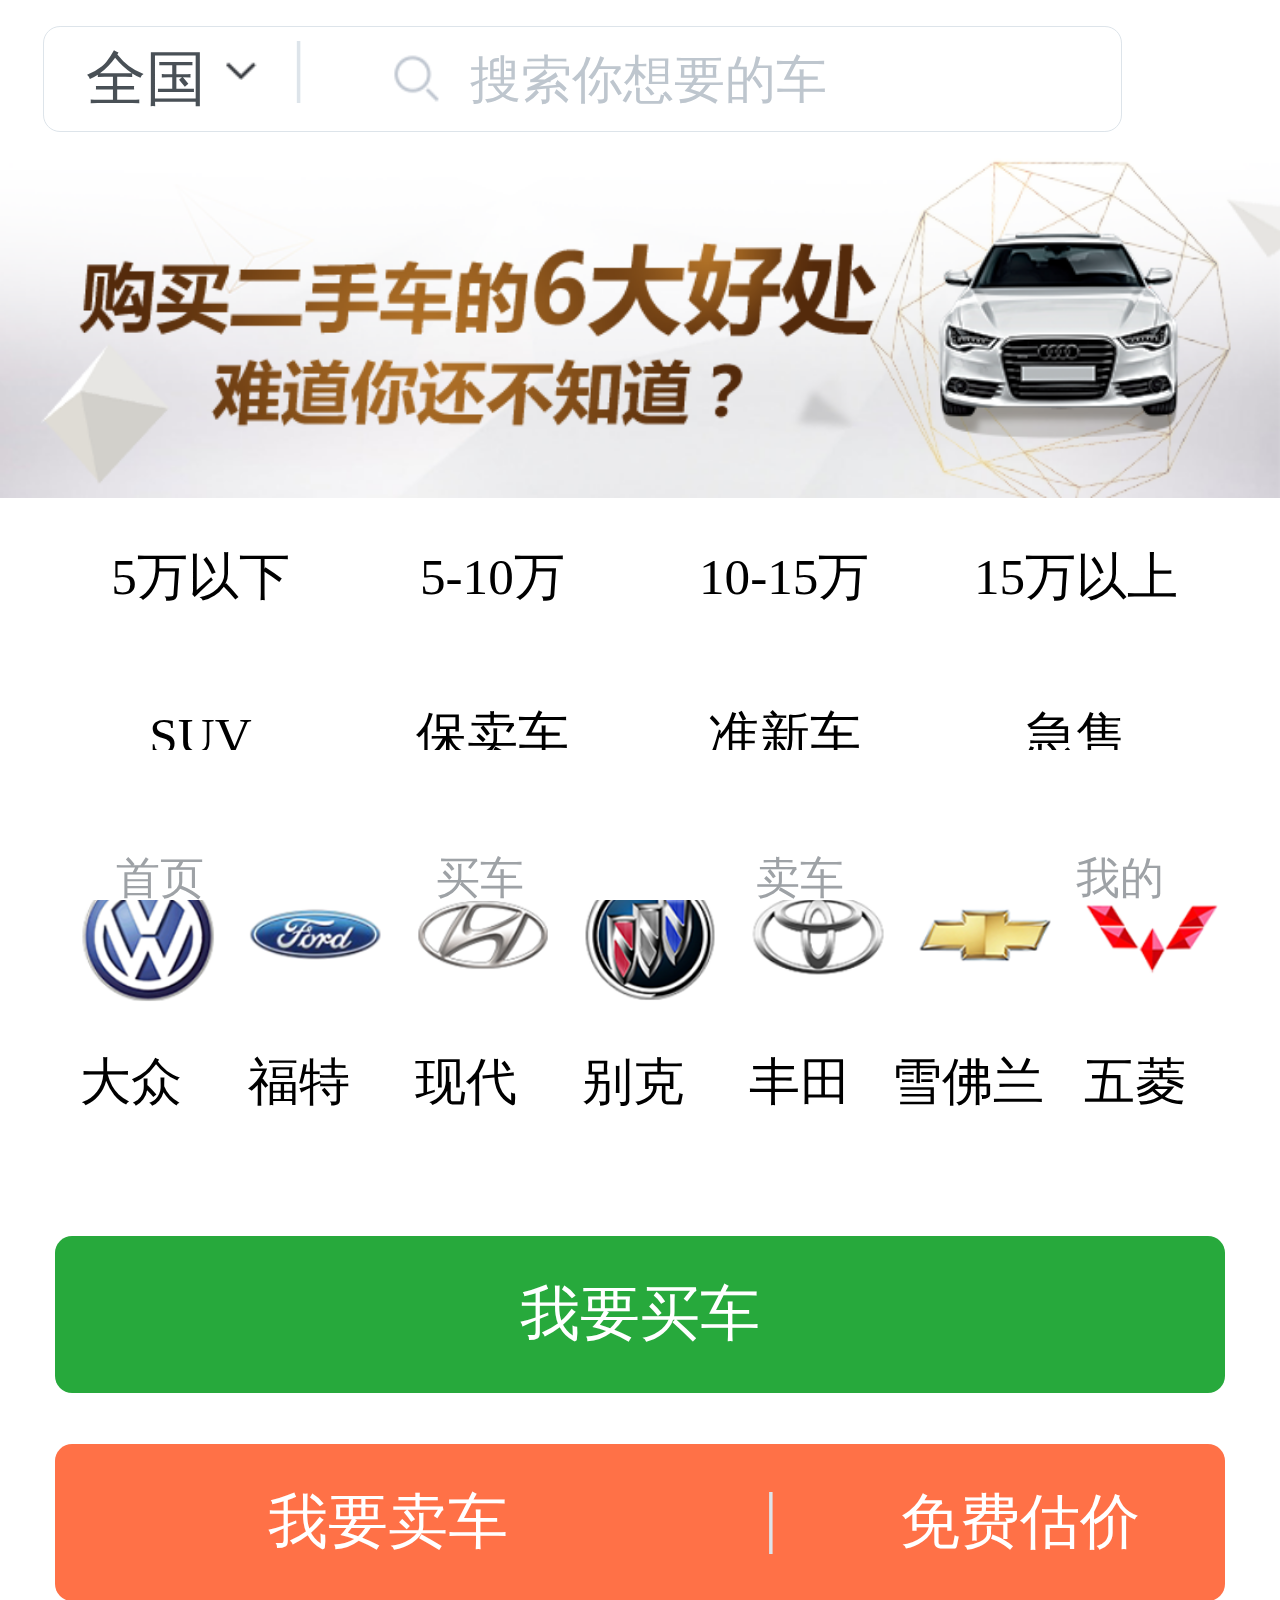
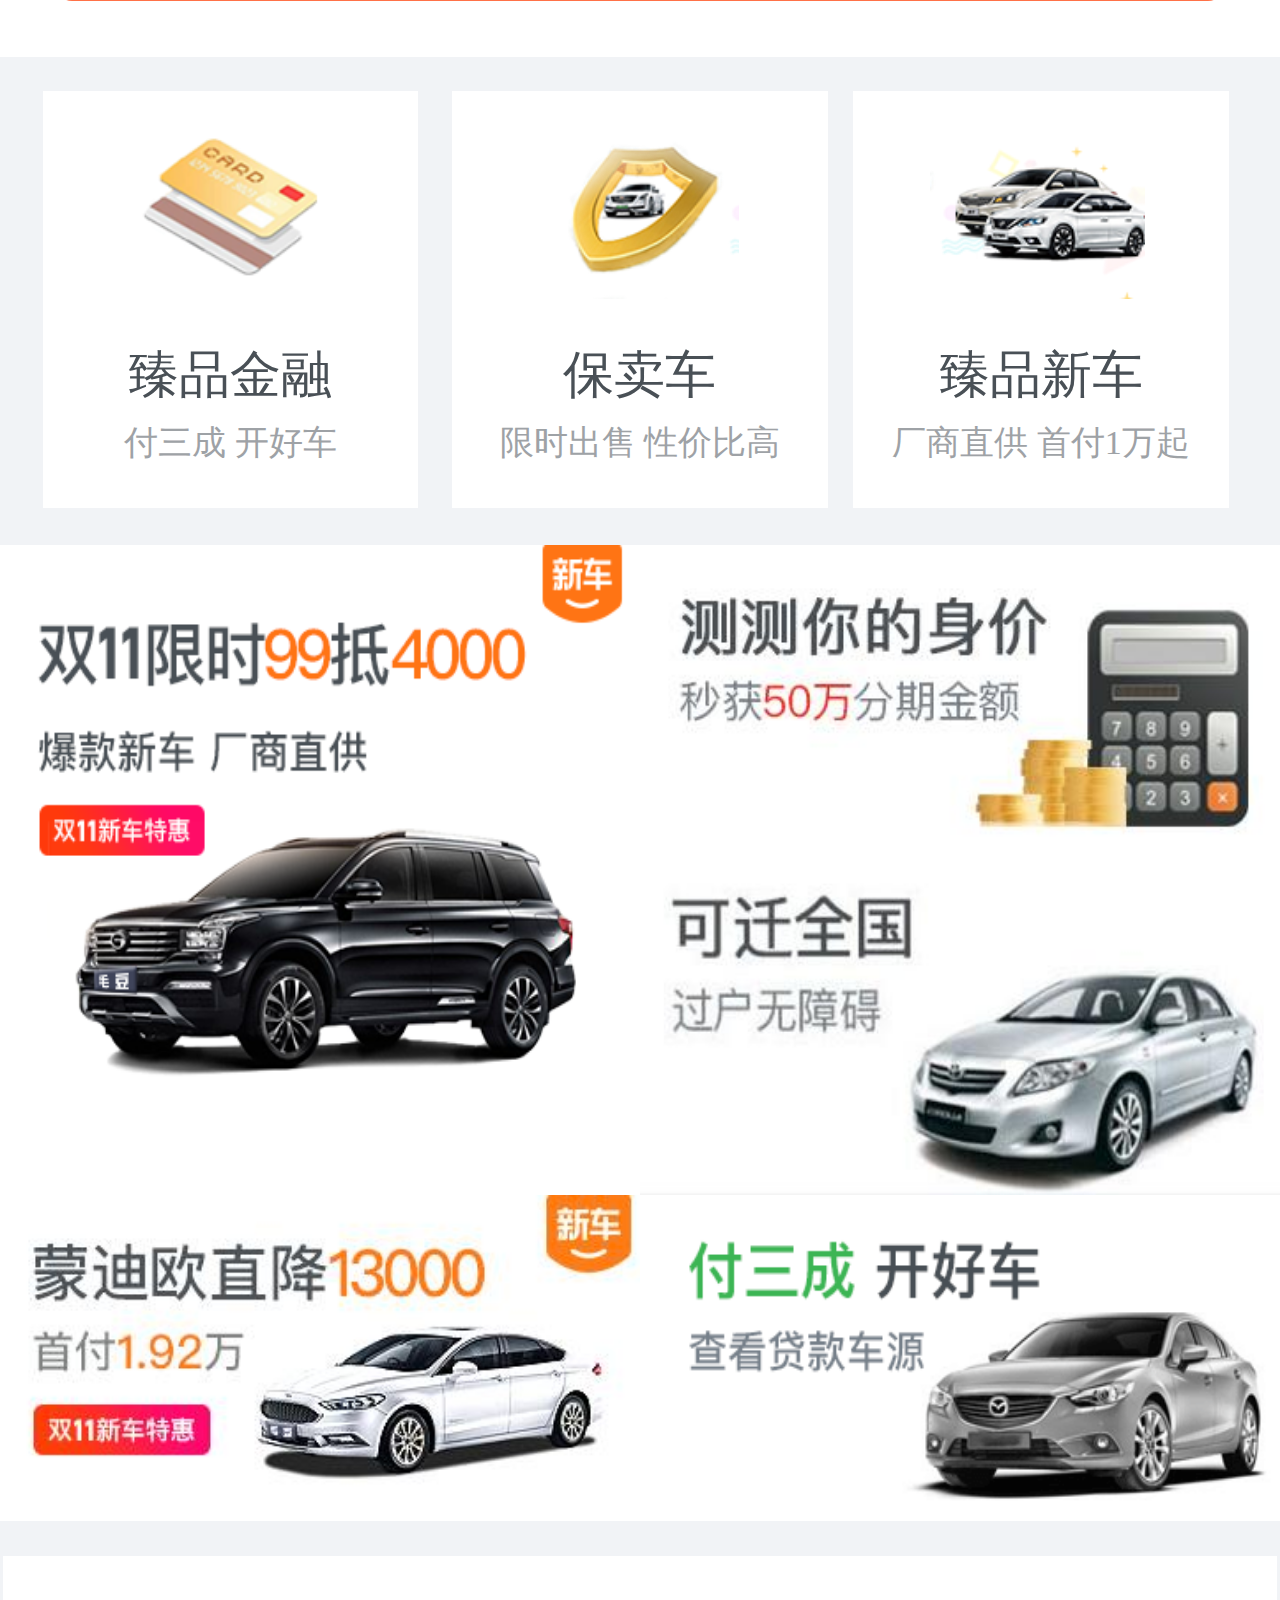
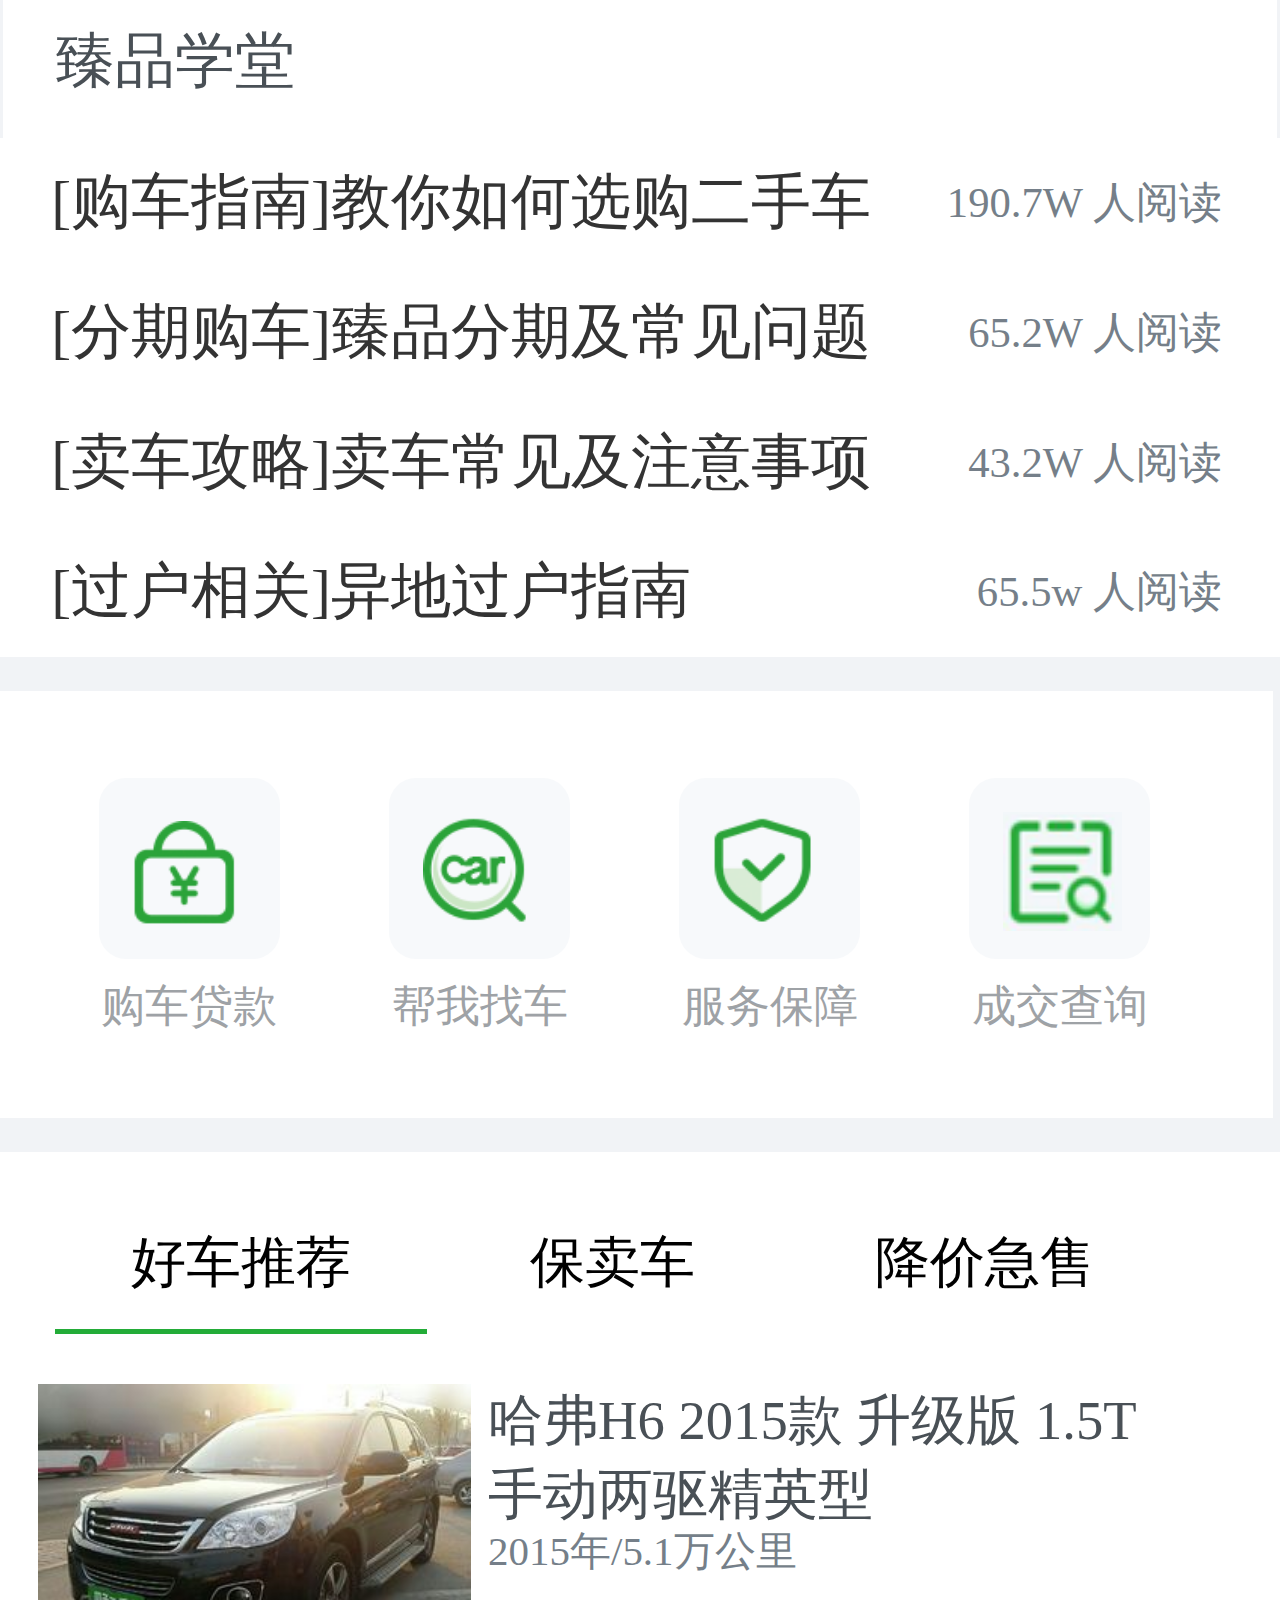
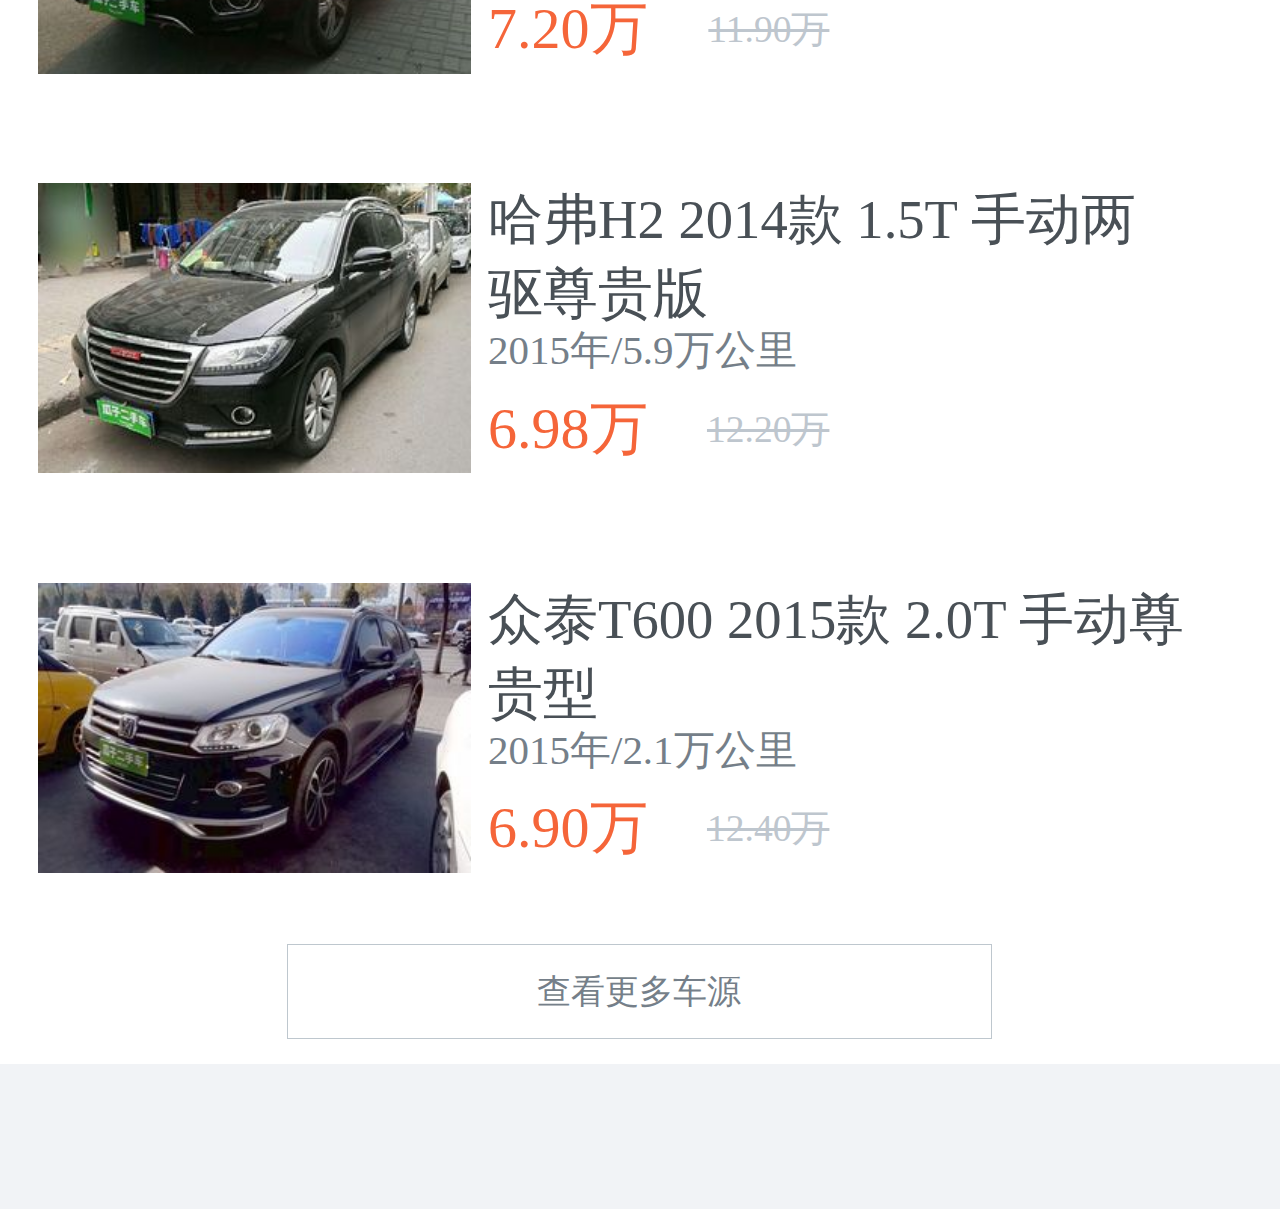
<file: index.html>
<!DOCTYPE html>
<html lang="en">
<head>
	<meta charset="UTF-8">
	<meta name="viewport" content="width=device-width,initial-scale=1.0,maximum-scale=1.0,user-scalable=0">
	<script src="js/rem.js"></script>
	<script src="js/index.js"></script>
	<title>second-hand car </title>
	<link rel="stylesheet" href="http://at.alicdn.com/t/font_470734_cdjyywz55oim5cdi.css">
	<link rel="stylesheet" href="css/index.css">
</head>
<body>
	<div class="box">
	<!-- <开头> -->
		<a href="">
			<div class="top">
			<div class="sou1">
				<a href="">
					<div class="zi">全国 </div>
					<div class="jiantou"></div>
				</a>
				<span class="shuxian">|</span>
				<a href="">
					<div class="soujing"></div>
					<span class="xiangyao">搜索你想要的车</span>
				</a>
			</div>
			<a href=""><span class="iconfont">&#xe61b;</span></a>
			</div>
		</a>
		<!-- <轮播图> -->
			<div class="lun">
				<div class="imgbox">
					<a href=""><img src="img/banner1.png" alt=""></a>
					<a href=""><img src="img/banner2.png" alt=""></a>
					<a href=""><img src="img/banner3.png" alt=""></a>
					<a href=""><img src="img/banner5.png" alt=""></a>
					<a href=""><img src="img/banner4.png" alt=""></a>
				</div>

			
			<!--<ul>-->
				<!--<li></li>-->
				<!--<li></li>-->
				<!--<li></li>-->
				<!--<li></li>-->
				<!--<li></li>-->
				<!--<li></li>-->
			<!--</ul>-->
			</div>
		</a>
		<!-- <分类> -->
		<a href="">	
			<div class="fenlei">
			<ul>
				<a href=""><li>5万以下</li></a>
				<a href=""><li>5-10万</li></a>
				<a href=""><li>10-15万</li></a>
				<a href=""><li>15万以上</li></a>
				<a href=""><li>SUV</li></a>
				<a href=""><li>保卖车</li></a>
				<a href=""><li>准新车</li></a>
				<a href=""><li>急售</li></a>
			</ul>
			<ul class="che">
				<li class="paizi"><img src="img/dazhong.png" alt="">大众</li>
				<li class="paizi"><img src="img/ford.png" alt="">福特</li>
				<li class="paizi"><img src="img/hyundai.png" alt="">现代</li>
				<li class="paizi"><img src="img/buick.png" alt="">别克</li>
				<li class="paizi"><img src="img/toyota.png" alt="">丰田</li>
				<li class="paizi"><img src="img/chevrolet.png" alt="">雪佛兰</li>
				<li class="paizi"><img src="img/wuling.png" alt="">五菱</li>
			</ul>
			</div>
		</a>
		<!-- <我要买卖> -->
		<a href="">
			<div class="mai">
				<span class="mai1">我要买车</span>
			</div>
			<div class="maiche1">
			<div class="maiche">
				<span class="mai2">我要卖车</span>
				<span class="shutiao">|</span>
				<span class="mianfei">免费估价</span>
			</div>
			</div>
		</a>
		<!-- <三个块> -->
		<a href="">
			<div class="sankuai">
			<div class="guazi">
				<div class="ka"></div>
				<p class="jin">臻品金融</p>
				<p class="fu">付三成 开好车</p>
			</div>
			<div class="guazi1">
				<div class="dun"></div>
				<p class="baomai">保卖车</p>
				<p class="xianshio">限时出售 性价比高</p>
			</div>
			<div class="guazi2">
				<div class="xinche"></div>
				<p class="maodou">臻品新车</p>
				<p class="chang">厂商直供 首付1万起</p>
			</div>
			</div>
		</a>
		<!-- <限时特惠> -->
		<a href="">
			<div class="xianshi">
				<img src="img/shaung.png" alt="" class="xianshi1">
				<img src="img/cece.png" alt="">
				<img src="img/13.jpg" alt="">
				<img src="img/mengdi.png" alt="">
				<img src="img/kaihaoche.png" alt="">
			</div>
		</a>
		<!-- <瓜子学堂> -->
		<div class="xuetang">臻品学堂</div>
		<!-- <学堂内容> -->
		<a href="">
			<div class="tang">
			<ul class="zong">
				<a href=""><li class="zong1">[购车指南]教你如何选购二手车<span>190.7W 人阅读</span></li>
				<li class="zong1">[分期购车]臻品分期及常见问题<span>65.2W 人阅读</span></li>
				<li class="zong1">[卖车攻略]卖车常见及注意事项<span>43.2W 人阅读</span></li>
				<li class="zong1">[过户相关]异地过户指南<span>65.5w 人阅读</span></li></a>
			</ul>
			</div>
		</a>
		<!-- <买车分类> -->
		<a href="">
			<div class="maifen">
				<ul>
					<li>
						<span class="huise"></span><h1>购车贷款</h1>
					</li>
					<li>
						<span class="huise tu2"></span><h1>帮我找车</h1>
					</li>
					<li>
						<span class="huise tu3"></span><h1>服务保障</h1>
					</li>
					<li>
						<span class="huise tu4"></span><h1>成交查询</h1>
					</li>
				</ul>
			</div>
		</a>
		<!-- 车列表 -->
		<div class="chepin">
			<ul class="carnav">
				<a><li class="nav1 nav2"><a href="">好车推荐</a></li>
				<li class="nav1"><a >保卖车</a></li>
				<li class="nav1"><a >降价急售</a></li></a>
			</ul>
			<div class="xinxi">
				<a href="">
					<div class="cheche">
						<img src="img/che1.jpg" alt="">
						<div class="car-name">
							<h1 class="name">哈弗H6 2015款 升级版 1.5T 手动两驱精英型</h1>
						</div>
						<div class="car-nian">
							<span class="nian">2015年/5.1万公里</span>
						</div>
						<div class="car-jiage">
							<span class="jiage">7.20万</span>
							<del>11.90万</del>
						</div>
					</div>
				</a>
				<a href="">
					<div class="cheche">
						<img src="img/che2.jpg" alt="">
						<div class="car-name">
							<h1 class="name">哈弗H2 2014款 1.5T 手动两驱尊贵版</h1>
						</div>
						<div class="car-nian">
							<span class="nian">2015年/5.9万公里</span>
						</div>
						<div class="car-jiage">
							<span class="jiage">6.98万</span>
							<del>12.20万</del>
						</div>
					</div>
				</a>
				<a href="">
					<div class="cheche">
						<img src="img/che3.jpg" alt="">
						<div class="car-name">
							<h1 class="name">众泰T600 2015款 2.0T 手动尊贵型</h1>
						</div>
						<div class="car-nian">
							<span class="nian">2015年/2.1万公里</span>
						</div>
						<div class="car-jiage">
							<span class="jiage">6.90万</span>
							<del>12.40万</del>
						</div>
					</div>
				</a>
			</div>
			<div class="chakan">
				<a href=""><div class="chakan1">查看更多车源</div></a>
			</div>
		</div>
		<!-- bottom -->
		<div class="dibu">
			<a href="https://sodmt.github.io/che/index.html">
				<div class="di1"><span class="iconfont shou1">&#xe61c;</span>首页</div>
			</a>

			<a href="https://sodmt.github.io/che/liebiao.html">
				<div class="di1"><span class="iconfont">&#xe60b;</span>买车</div>
			</a>

			<a href="https://sodmt.github.io/che/maiche.html">
				<div class="di1"><span class="iconfont">&#xe60c;</span>卖车</div>
			</a>

			<a href="https://sodmt.github.io/che/wode.html">
				<div class="di1"><span class="iconfont">&#xe605;</span>我的</div>
			</a>

		</div>
	</div>
</body>
</html>
</file>
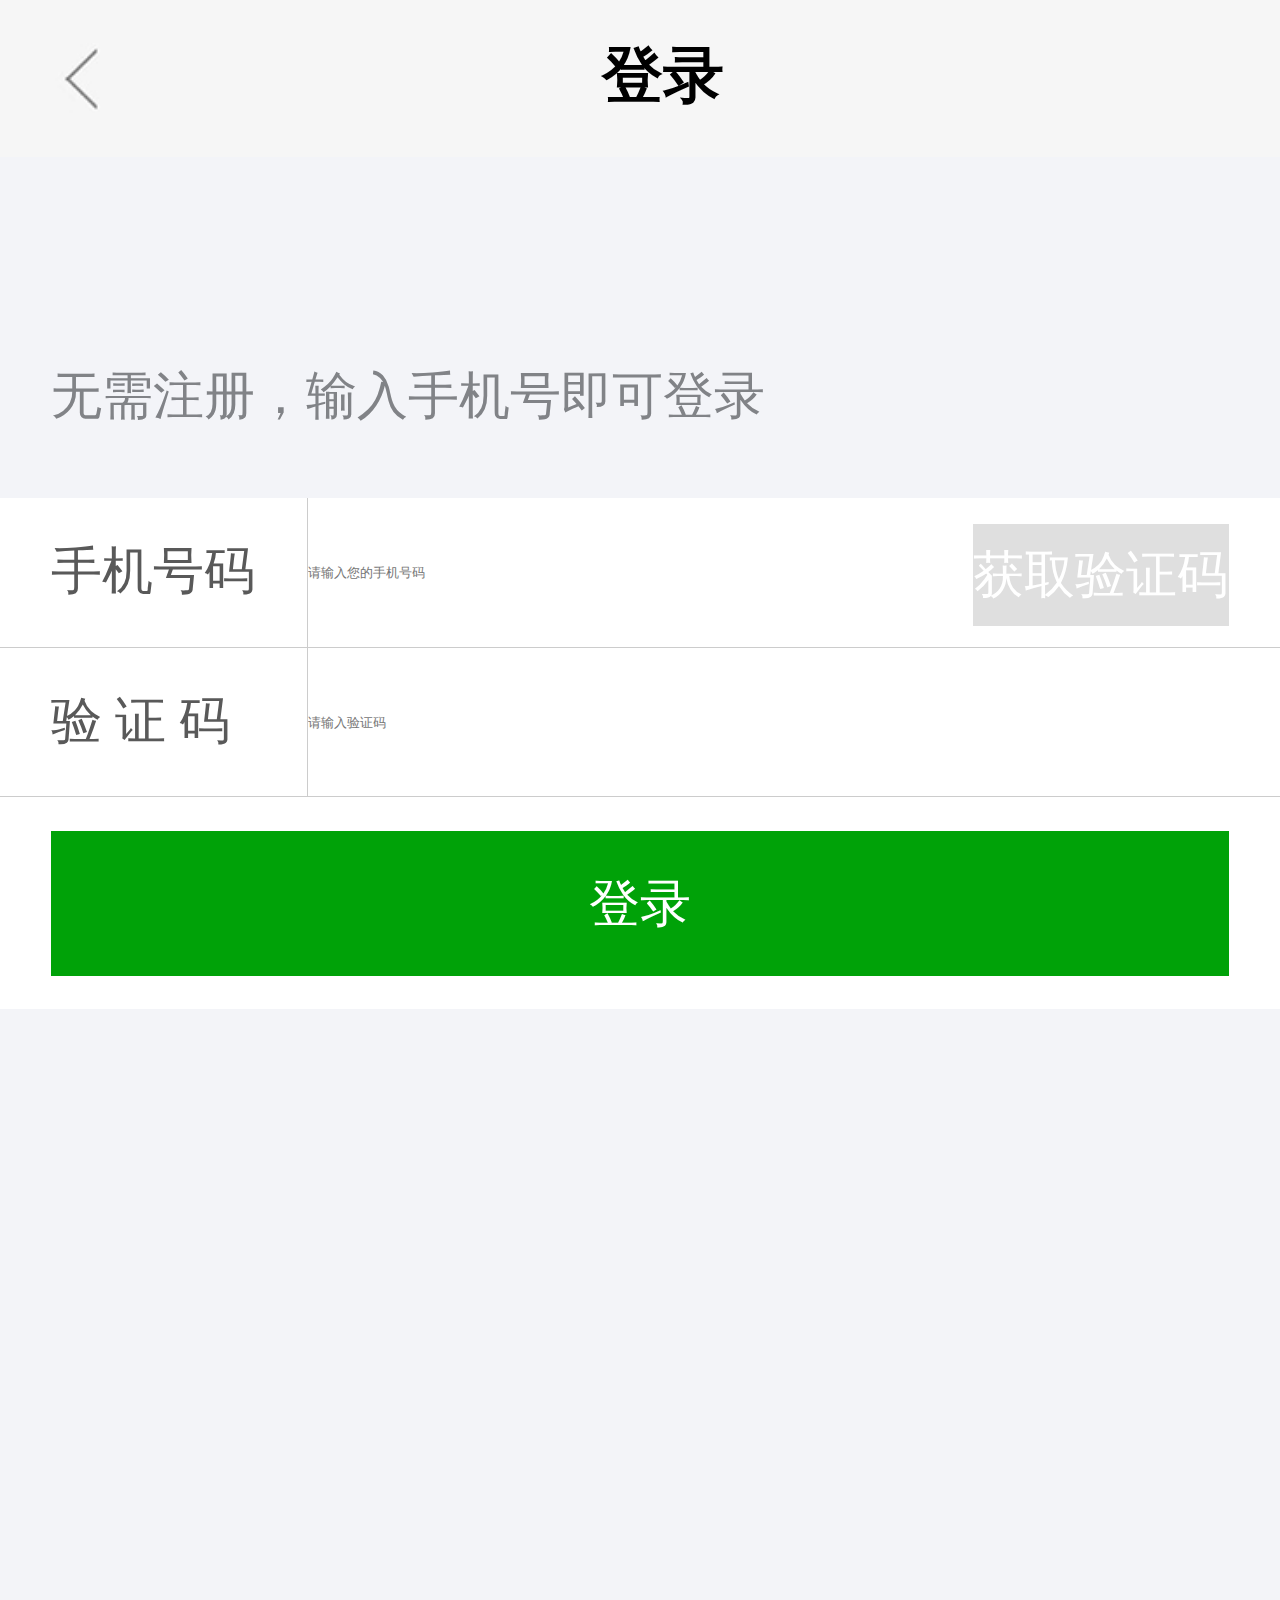
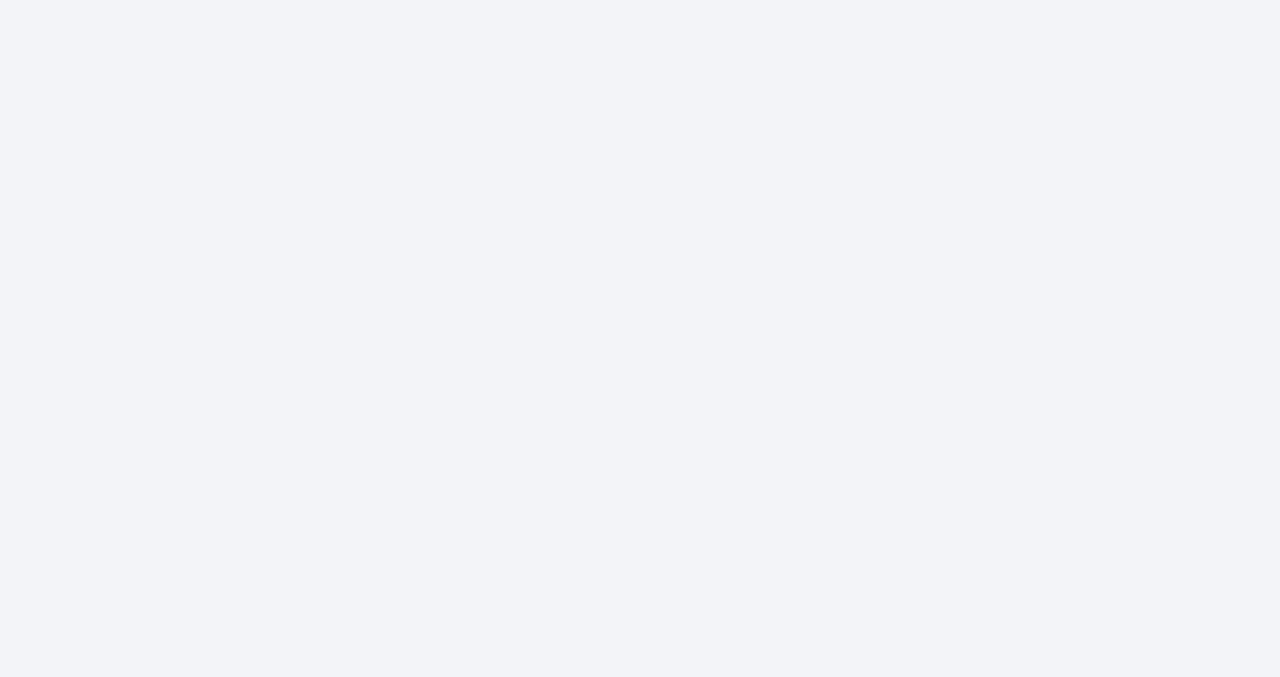
<file: denglu.html>
<!DOCTYPE html>
<html lang="en">
<head>
	<meta charset="UTF-8">
	<meta name="viewport" content="width=device-width,initial-scale=1.0,maximum-scale=1.0,user-scalable=0">
	<script src="js/rem.js"></script>
	<title>Document</title>
	<link rel="stylesheet" href="css1/index.css">
</head>
<body>
	<div class="box">
		<div class="top">
		<div class="jiantou">
			<a href="https://sodmt.github.io/che/wode.html">
				<img src="img/jian.png" alt="">
			</a>
			<span class="deng">登录</span>
		</div>
		</div>
		<div class="wuxu">
			<span class="wuxu1">无需注册，输入手机号即可登录</span>	
		</div>
		<div class="username">
			<div class="shouji">手机号码</div>
			<input type="text" name="name" value="" placeholder="请输入您的手机号码">
			<input type="submit" value="获取验证码" class="huoqu">
		</div>
		<div class="username">
			<div class="shouji">验 证 码</div>
			<input type="text" name="name" value="" placeholder="请输入验证码" class="dier">
		</div>
		<div class="bai">
			<input type="submit" value="登录" class="denglu">
		</div>
	</div>	
</body>
</html>
</file>
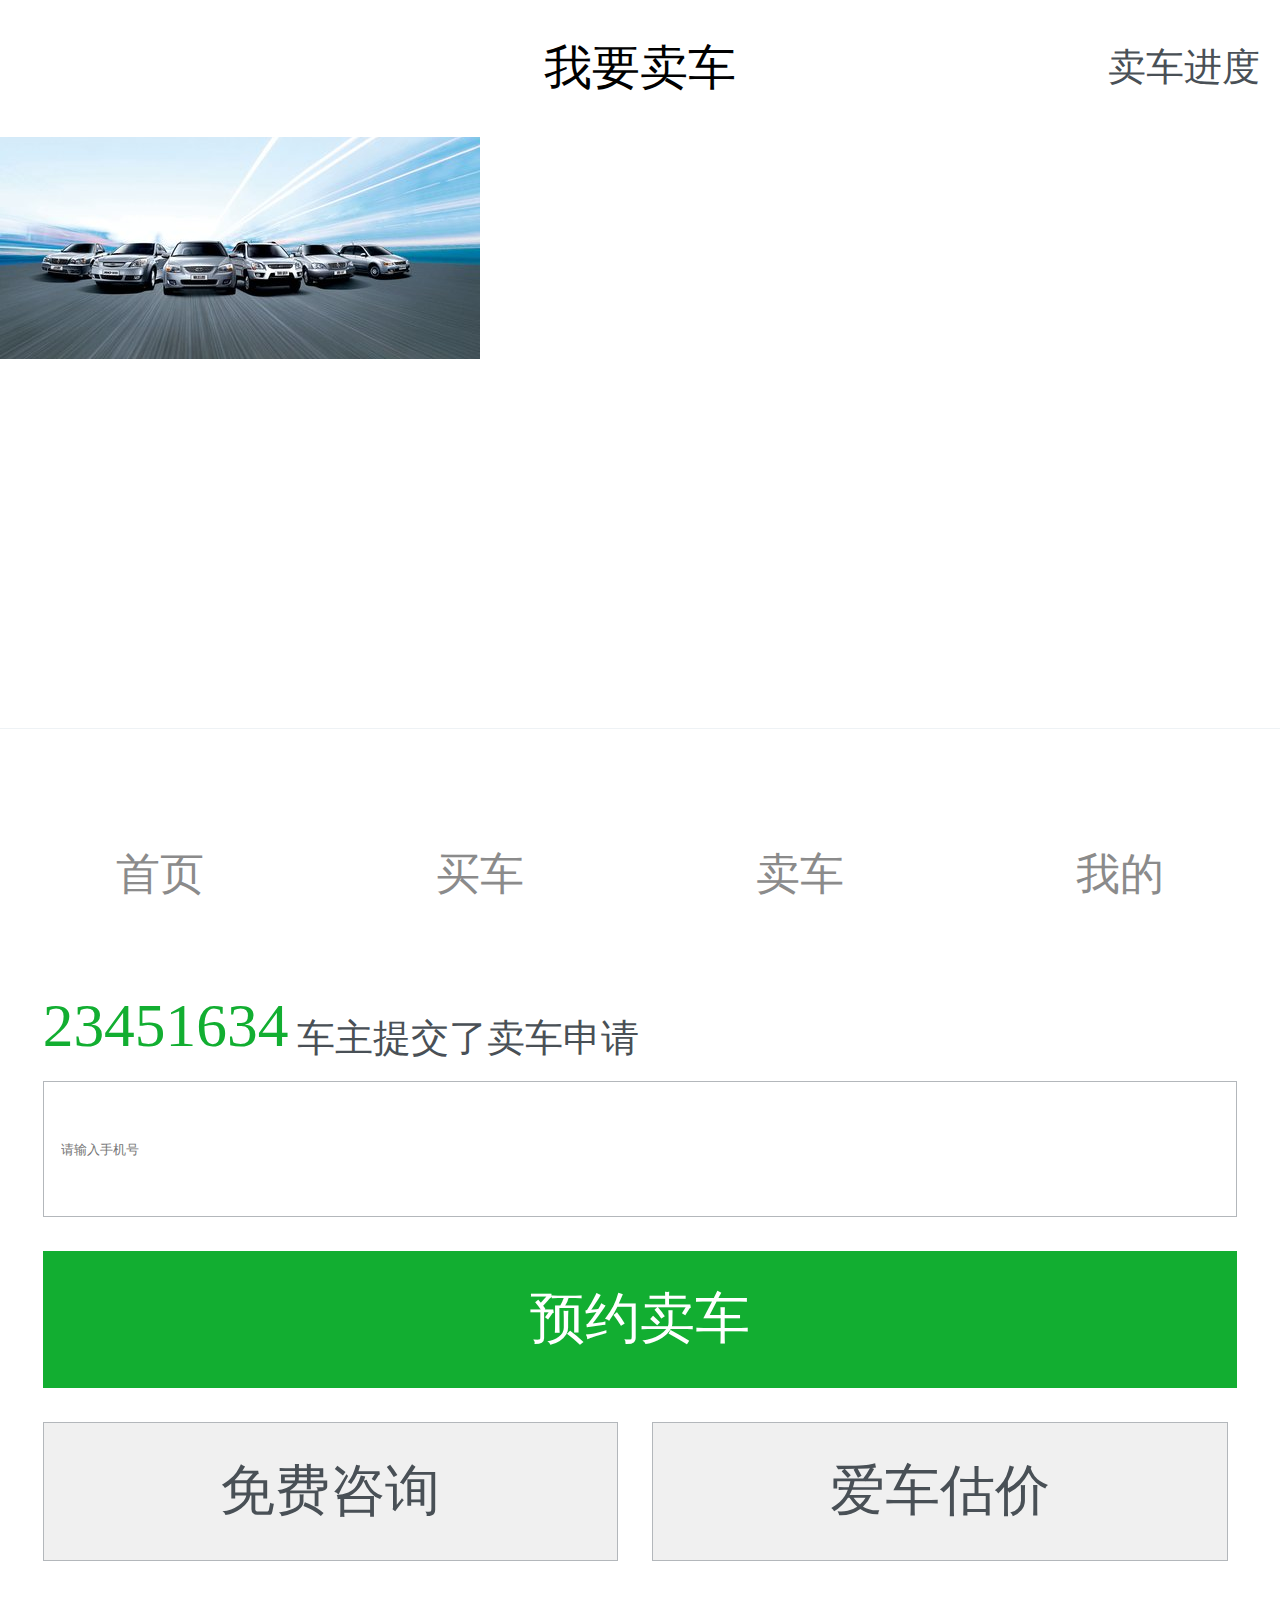
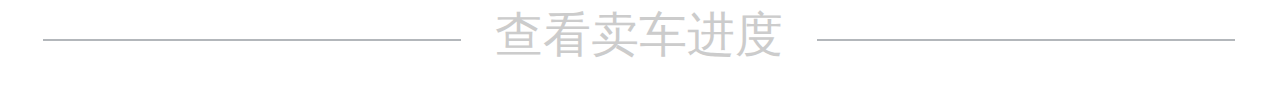
<file: maiche.html>
<!DOCTYPE html>
<html lang="en">
<head>
	<meta charset="UTF-8">
	<meta name="viewport" content="width=device-width,initial-scale=1.0,maximum-scale=1.0,user-scalable=0">
	<script src="js/rem.js"></script>
	<title>che</title>
	<link rel="stylesheet" href="css/maiche.css">
	<link rel="stylesheet" href="http://at.alicdn.com/t/font_470729_ip1y39g3kqdrt3xr.css">
</head>
<body>
<!--top-->
	<div class="top">
		<div class="mmai">我要卖车</div>
		<a href=""><div class="jindu">卖车进度</div></a>
	</div>
	<div class="tu">
		<img src="img/maiche.jpg" alt="">
	</div>
	<div class="tijiao">
		<span>23451634</span>
		<p>车主提交了卖车申请</p>
	</div>
	<input type="tel" placeholder="请输入手机号">
	<a href=""><div class="yuyue">预约卖车</div></a>
	<div class="zixun">
		<a href=""><div class="yi">免费咨询</div></a>
		<a href=""><div class="er">爱车估价</div></a>
	</div>
	<div class="look">
		<div class="yi"></div>
		<a href=""><span>查看卖车进度</span></a>
		<div class="yi"></div>
	</div>
	<div class="wan">
		<a href="https://sodmt.github.io/che/">
			<div class="yi">
				<span class="iconfont">&#xe61c;</span>
				首页
			</div>
		</a>
		<a href="https://sodmt.github.io/che/liebiao.html">
			<div class="yi">
				<span class="iconfont">&#xe60c;</span>
				买车
			</div>
		</a>
		<a href="">
			<div class="yi">
				<span class="iconfont hot">&#xe60b;</span>
				卖车
			</div>
		</a>
		<a href="https://sodmt.github.io/che/wode.html">
			<div class="yi">
				<span class="iconfont">&#xe605;</span>
				我的
			</div>
		</a>
	</div>
</body>
</html>
</file>
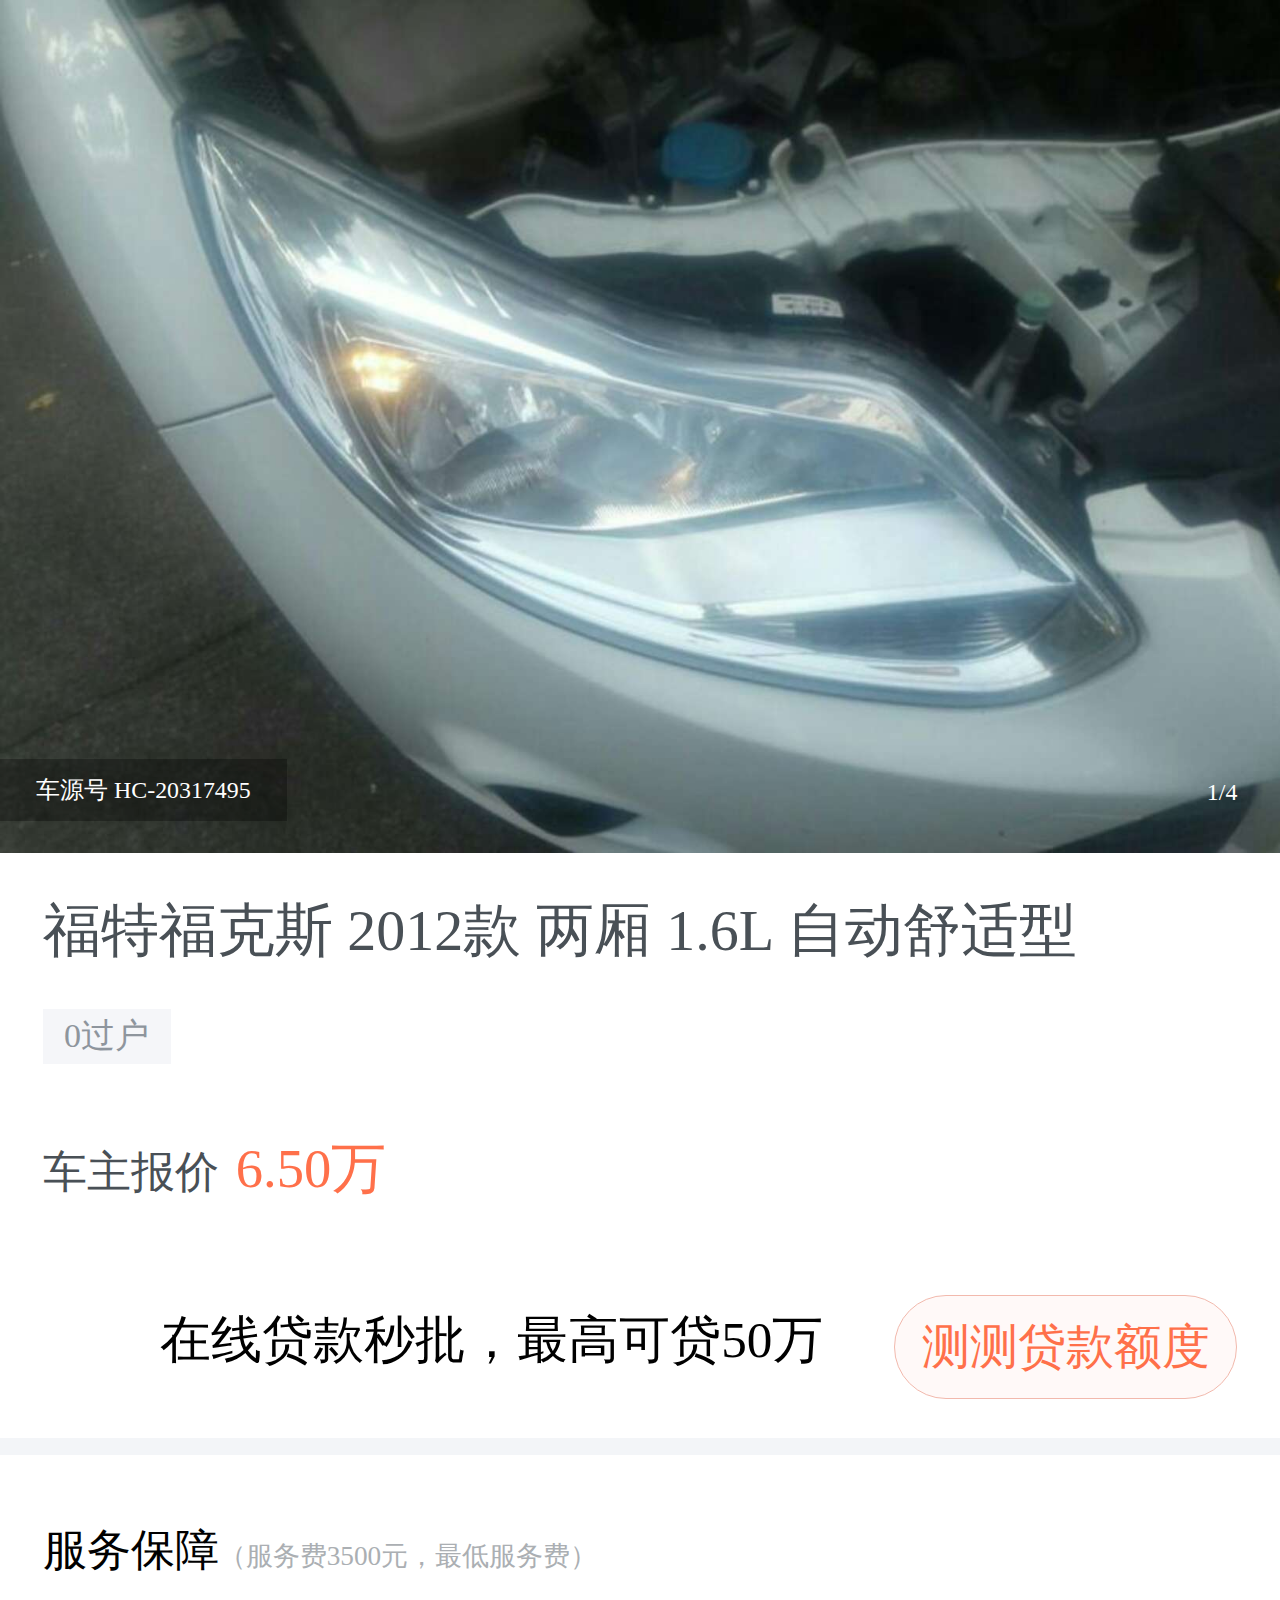
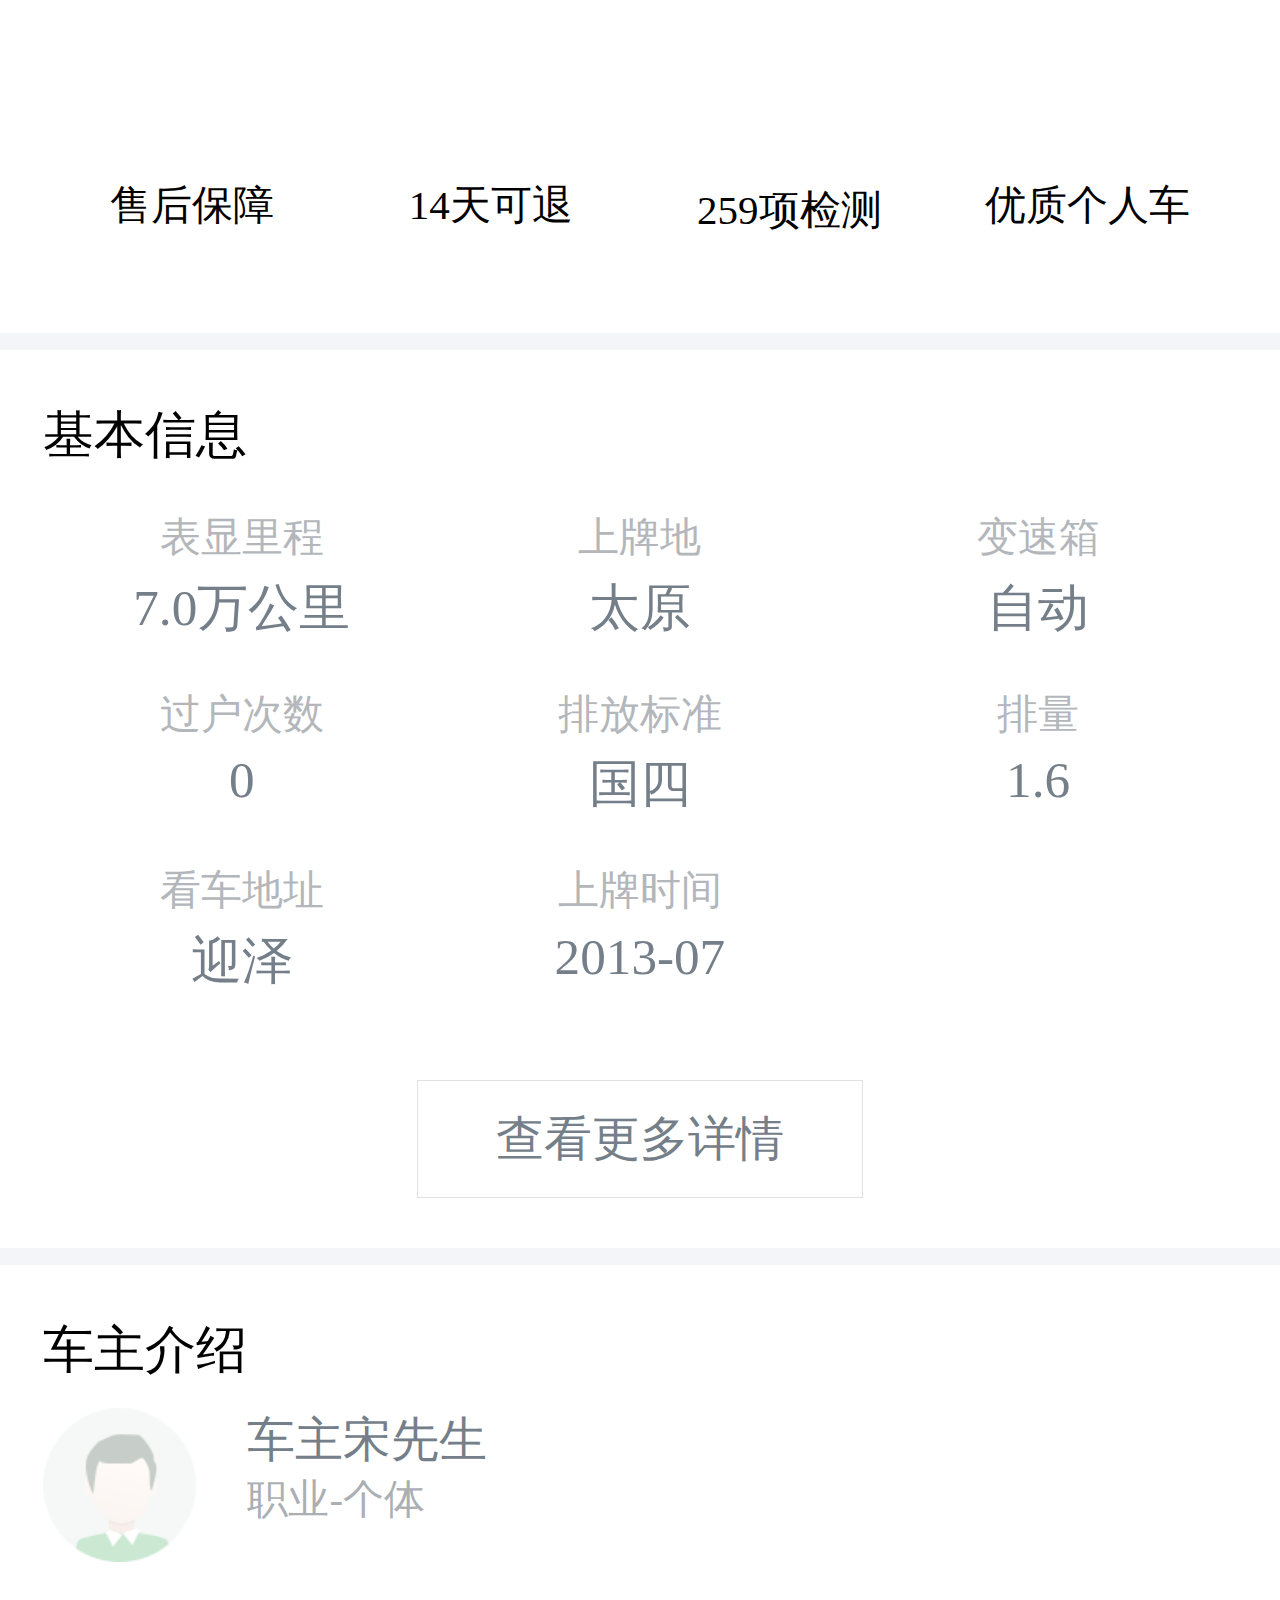
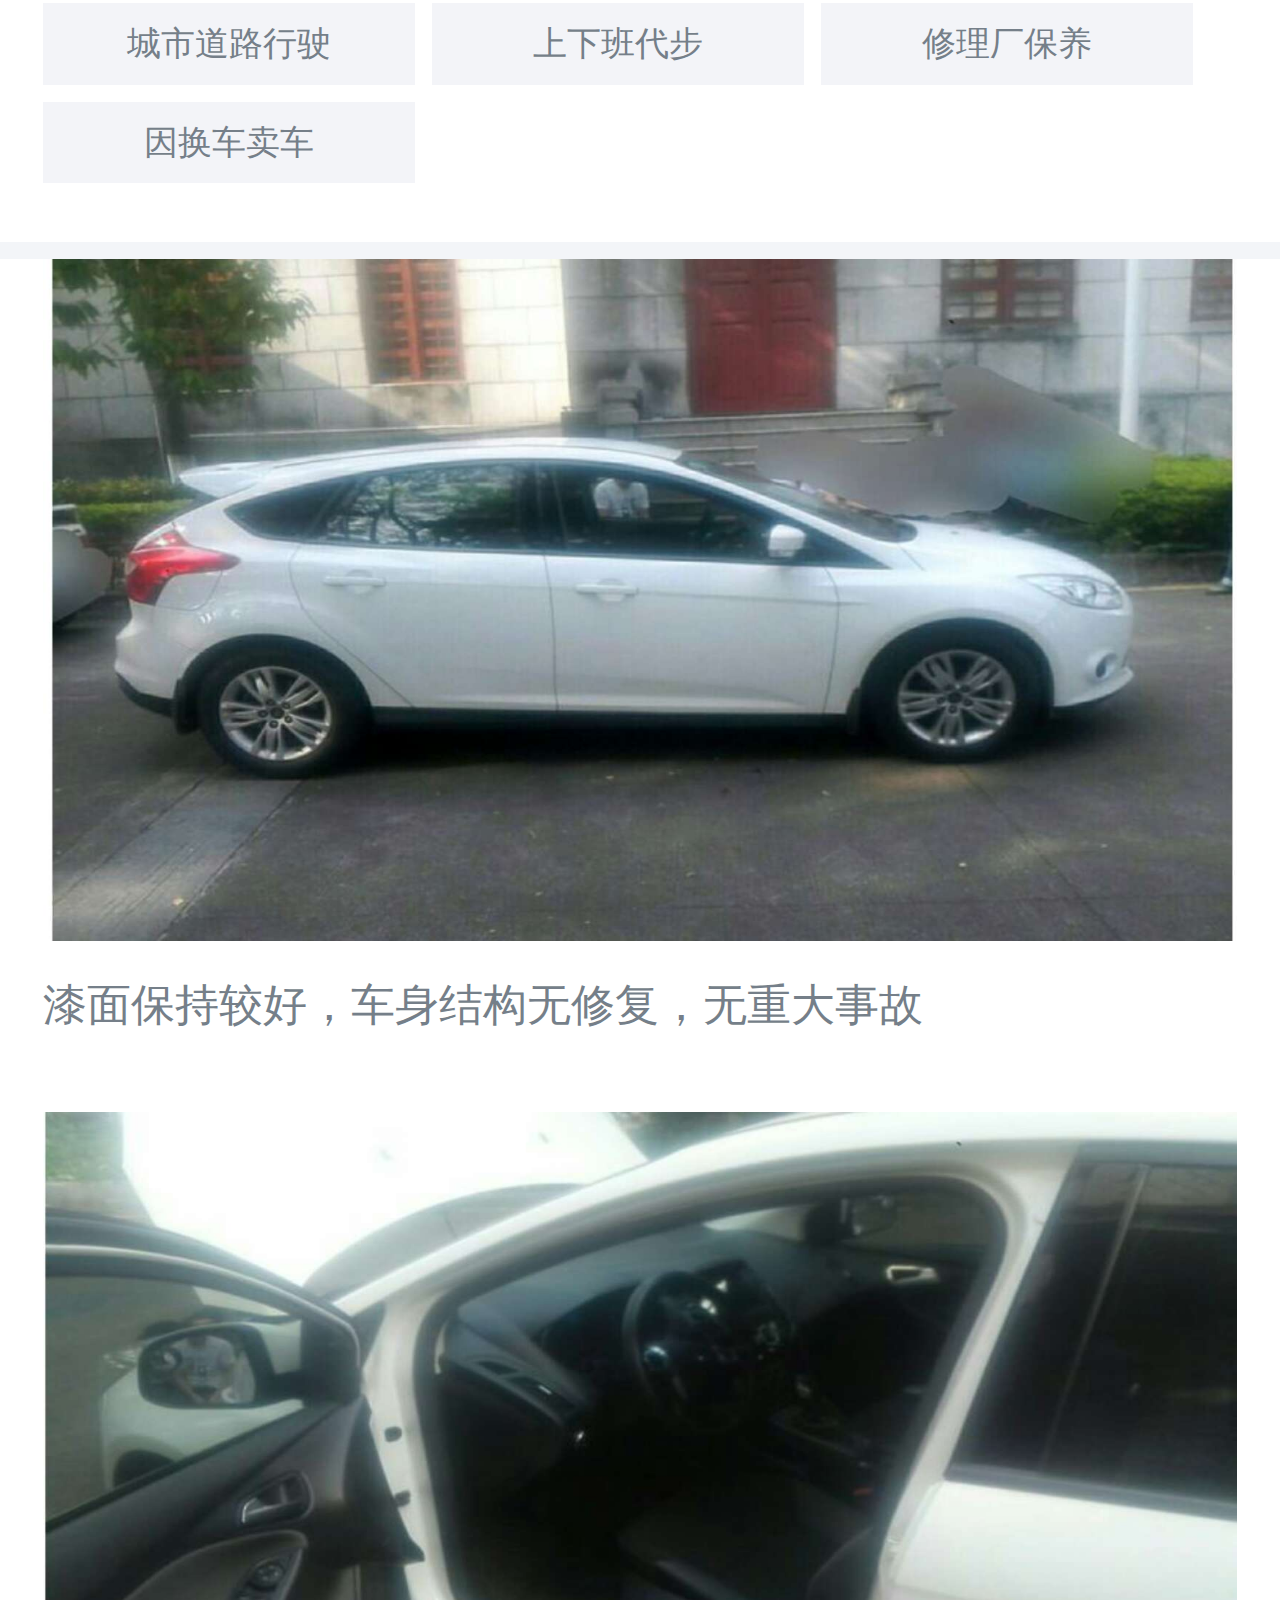
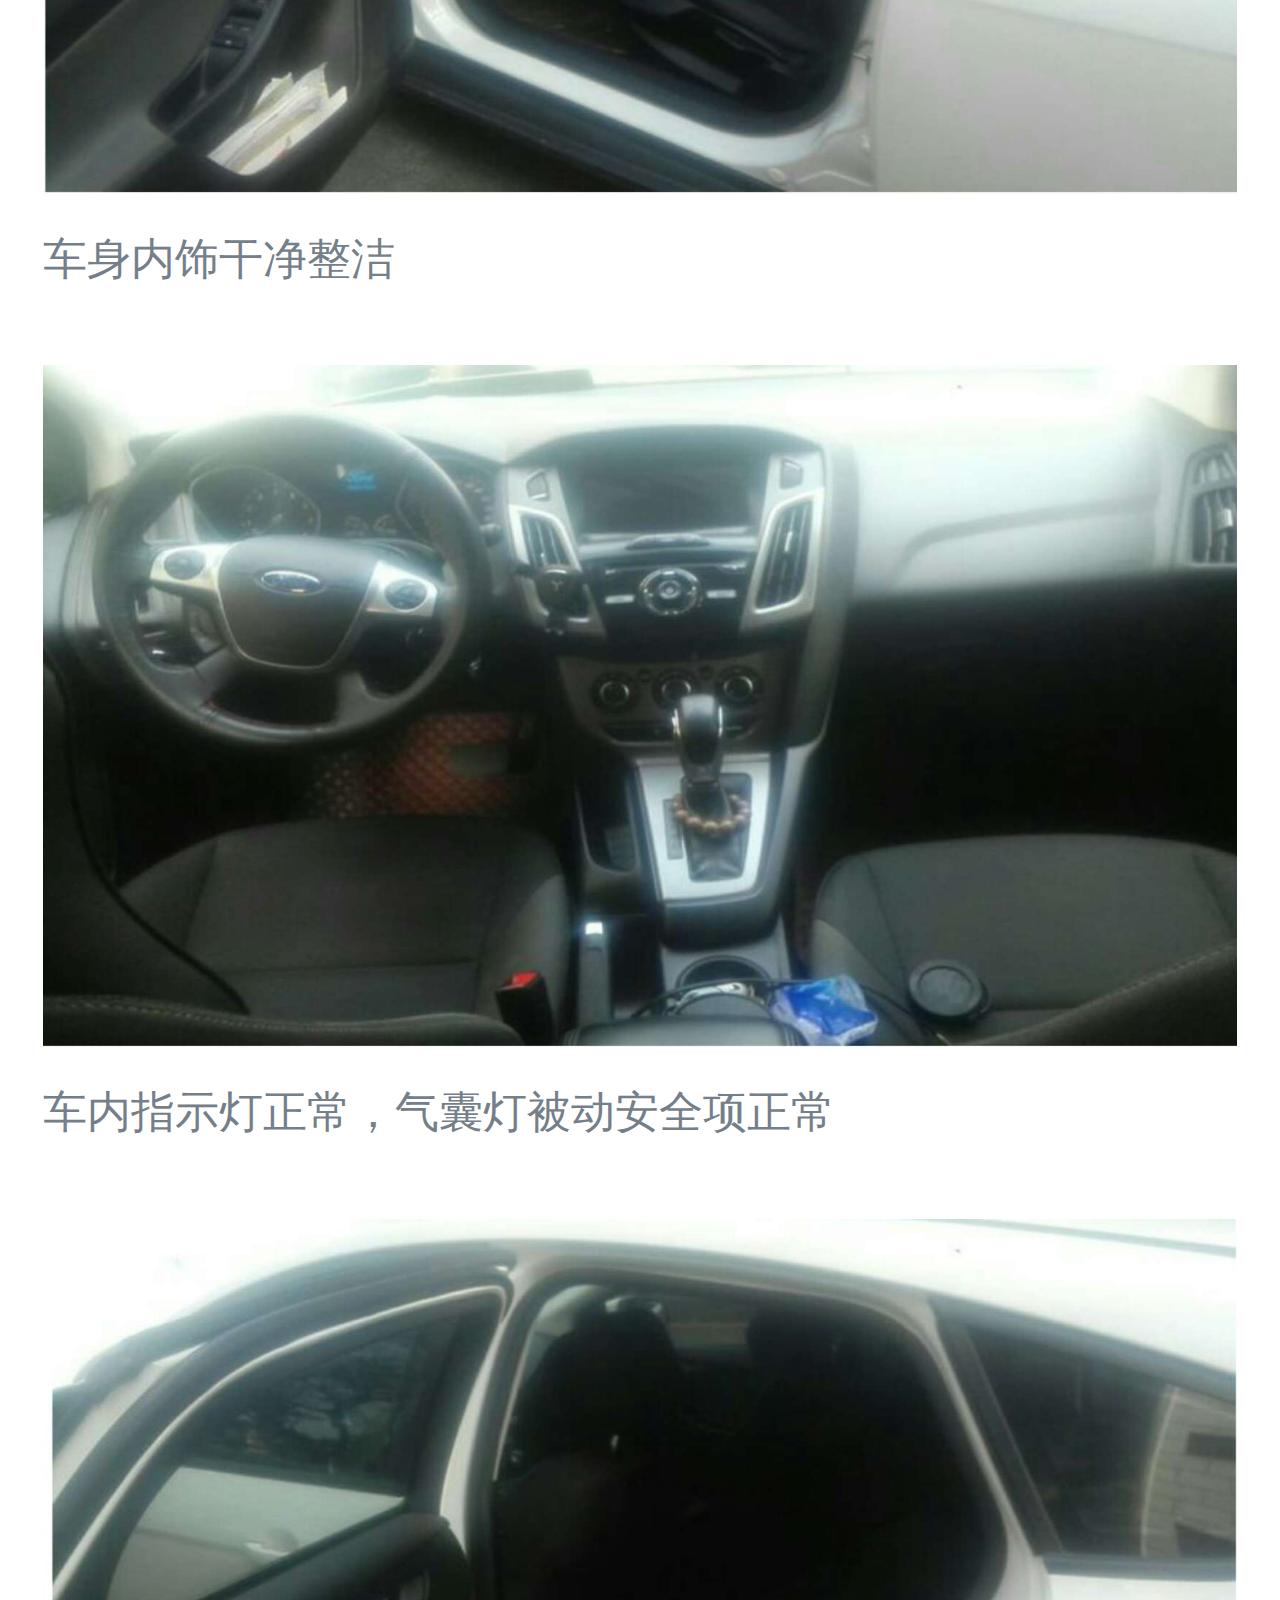
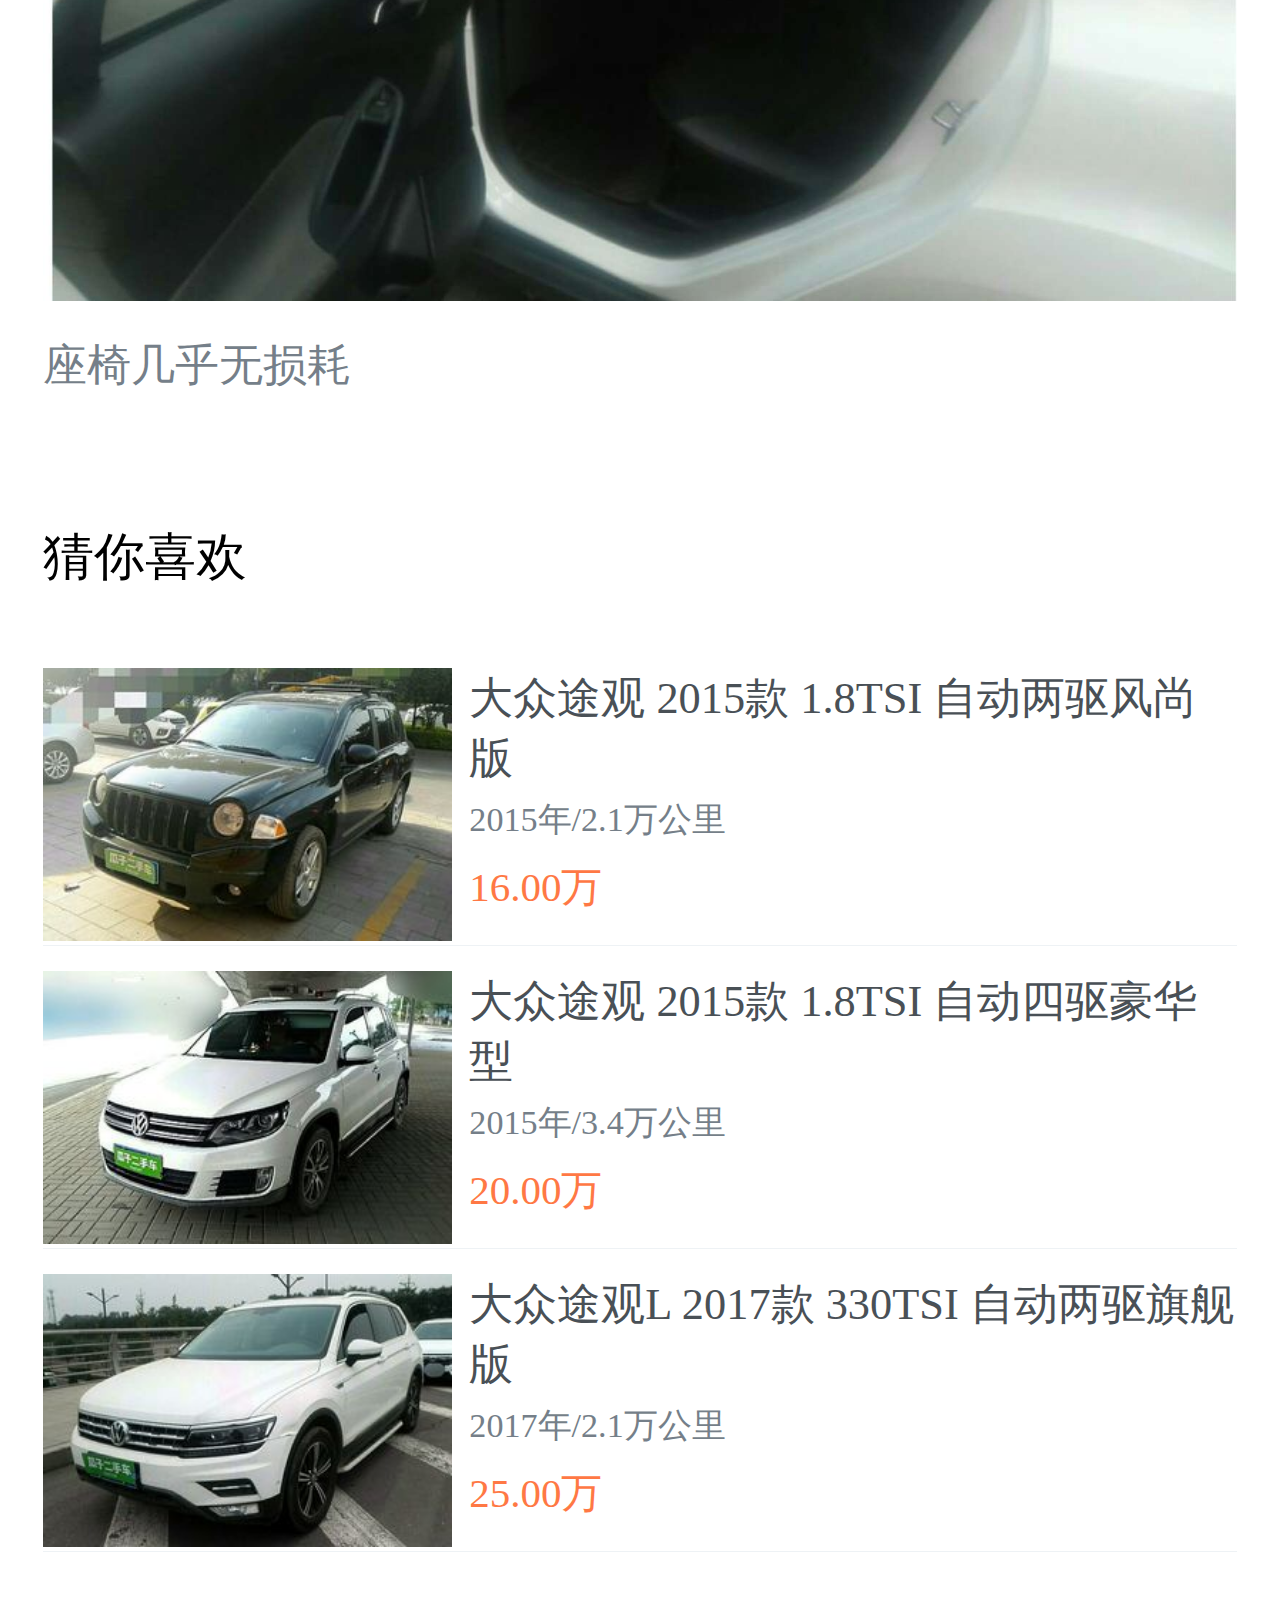
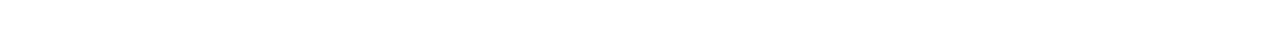
<file: xiangqing.html>
<!DOCTYPE html>
<html lang="en">
<head>
	<meta charset="UTF-8">
	<meta name="viewport" content="width=device-width,initial-scale=1.0,maximum-scale=1.0,user-scalable=0">
	<script src="js/rem.js"></script>
	<title>详情页</title>
	<link rel="stylesheet" href="http://at.alicdn.com/t/font_470729_kjujbe92vl07ldi.css">
	<link rel="stylesheet" href="css5/index.css">
</head>
<body>
	<div class="top">
		<img src="img/xiang1.jpg" alt="">
		<img src="img/xiang2.jpg" alt="">
		<img src="img/xiang3.jpg" alt="">
		<div class="header">
			<a href="https://sodmt.github.io/che/liebiao.html">
				<span class="iconfont">&#xe606;</span>
			</a>
			<div class="you">
				<span class="iconfont">&#xe626;</span>
				<span class="iconfont">&#xe610;</span>
			</div>
		</div>
		<div class="cheyuan">
			<span class="">车源号 HC-20317495</span>
			<div class="you">1/4</div>
		</div>
	</div>
	<div class="js">
		<h1> 福特福克斯 2012款 两厢 1.6L 自动舒适型</h1>
		<span>0过户</span>
		<div class="bao">车主报价<i>6.50万</i></div>
	</div>
	<div class="daikuan">
		<span class="iconfont">&#xe600;</span>
		<p>在线贷款秒批，最高可贷50万</p>
		<a href="" class="cece">测测贷款额度</a>
	</div>
	<div class="blank"></div>
	<div class="fwbz">
		<div class="bz">服务保障<span>（服务费3500元，最低服务费）</span></div>
		<ul>
			<li><span class="iconfont">&#xe601;</span>售后保障</li>
			<li><span class="iconfont">&#xe71e;</span>14天可退</li>
			<li><span class="iconfont yi">&#xe6a9;</span>259项检测</li>
			<li><span class="iconfont">&#xe62f;</span>优质个人车</li>
		</ul>
	</div>
	<div class="blank"></div>
<!-- jibenxinxi -->
	<div class="xinxi">
		<div class="xx">基本信息</div>
		<ul class="lei">
			<li><span>表显里程</span><p>7.0万公里</p></li>
			<li><span>上牌地</span><p>太原</p></li>
			<li><span>变速箱</span><p>自动</p></li>
			<li><span>过户次数</span><p>0</p></li>
			<li><span>排放标准</span><p>国四</p></li>
			<li><span>排量</span><p>1.6</p></li>
			<li><span>看车地址</span><p>迎泽</p></li>
			<li><span>上牌时间</span><p>2013-07</p></li>
		</ul>
		<a href="" class="xq">查看更多详情</a>
	</div>
	<div class="blank"></div>
<!-- chezhu -->
	<div class="chezhu">
		<div class="top">车主介绍</div>
		<div class="cen">
			<img src="img/man.png" alt="">
			<div class="you">
				<span>车主宋先生</span>
				<p>职业-个体</p>
			</div>
		</div>
		<div class="xia">
			<div class="x">城市道路行驶</div>
			<div class="x">上下班代步</div>
			<div class="x">修理厂保养</div>
			<div class="x">因换车卖车</div>
		</div>
	</div>
	<div class="blank"></div>
	<div class="cheshen">
		<img src="img/qing1.jpg" alt="">
		漆面保持较好，车身结构无修复，无重大事故
	</div>
	<div class="cheshen">
		<img src="img/qing2.jpg" alt="">
		车身内饰干净整洁
	</div>
	<div class="cheshen">
		<img src="img/qing3.jpg" alt="">
		车内指示灯正常，气囊灯被动安全项正常
	</div>
	<div class="cheshen">
		<img src="img/qing4.jpg" alt="">
		座椅几乎无损耗
	</div>
	<div class="cnxh">
	<div class="c">猜你喜欢</div>
		<ul class="lb">
			<li><a href=""><img src="img/000.jpg" alt=""><h3>大众途观 2015款 1.8TSI 自动两驱风尚版</h3><span>2015年/2.1万公里</span><div class="jg">16.00万</div></a></li>
			<li><a href=""><img src="img/111.jpg" alt=""><h3>大众途观 2015款 1.8TSI 自动四驱豪华型</h3><span>2015年/3.4万公里</span><div class="jg">20.00万</div></a></li>
			<li><a href=""><img src="img/222.jpg" alt=""><h3>大众途观L 2017款 330TSI 自动两驱旗舰版</h3><span>2017年/2.1万公里</span><div class="jg">25.00万</div></a></li>
		</ul>
	</div>

</body>
</html>
</file>
<file: css/index.css>
html{
	font-size: 50px;
}
body,ul,li,h1,h2,h3,input,span,p{
	margin: 0;
	padding: 0;
}
img,span,ul,li{
	display:block;
}
a{
	text-decoration: none;
}
body{
	background-color: #F1F3F6;
}
a{
	color: #000;
}
ul,li{
	list-style: none;
}
.box{
	width: 7.5rem;
	height: auto;
	margin: 0 auto;
	background-color: #F1F3F6;
}
.top{
	width: 7.5rem;
	height: 0.92rem;
	background-color: #fff;
	overflow: hidden;
	position: fixed;
    top: 0;
	z-index: 10;
}
.top .sou1{
	width: 6.31rem;
	height: 0.61rem;
	border: 0.01rem solid #dde4ea;
	margin-left: 0.25rem;
	margin-top: 0.15rem;
	border-radius:0.1rem;
	float: left;
}
.top .sou1 .zi{
	font-size: 0.35rem;
	color: #495056;
	line-height: 0.61rem;
	margin-left: 0.25rem;
	float: left;
}
.zi:hover{
	cursor: pointer;
}
.top .sou1 .jiantou{
	width: 0.2rem;
	height: 0.56rem;
	background-image: url('../img/jiantou.png');
	background-size: 0.5rem 1rem;
	background-position: 0 -0.69rem;
	background-repeat: no-repeat;
	float:left;
	margin-left: 0.1rem;
}
.top .sou1 .shuxian{
	font-size: 0.4rem;
	margin-left: 0.2rem;
	float: left;
	color: #dde4ea;
}
.top .sou1 .xiangyao{
	font-size: 0.3rem;
	color: #bec6ce;
	margin-left: 2.5rem;
	line-height: 0.625rem;
}
.top .sou1 .soujing{
	width: 0.35rem;
	height: 0.4rem;
	background-image: url('../img/jiantou.png');
	background-size: 0.5rem 1rem;
	background-position: 0rem -0.35rem;
	background-repeat: no-repeat;
	float:left;
	margin-left: 0.5rem;
	margin-top: 0.05rem;
}
.top .iconfont{
	width: 0.4rem;
	height: 0.4rem;
	font-size: 0.4rem;
	float: right; 
	margin-right: 0.25rem;
	margin-top: 0.23rem;
	color: #868686;
}
.lun{
    width:7.5rem;
    height: 2rem;
    margin-top: 0.92rem;
    position: relative;
    top: 0;
    left: 0;
    overflow: hidden;
}
.lun .imgbox{
    width: 400%;
    height: 2rem;
    position: absolute;
    top: 0;
    left: 0;
}
.lun a{
    width:7.5rem;
    height: 2rem;
    float:left;
}
.lun img{
    width:7.5rem;
    height: 2rem;
}
ul,li{
	margin: 0;
	padding: 0;
	list-style: none;
}
.lun ul{
	width: 1.5rem;
	height: 0.12rem;
	position: absolute;
	left: 1rem;
	right: 0;
	margin: 0 auto;
	bottom: 0.1rem;

 }
.lun li{
	width: 0.1rem;
	height: 0.1rem;
	border-radius: 50%;
	float: left;
	background-color: #dddddd;
	margin-right: 0.07rem;
}
.lun li:hover{
	background-color: #27A93C;
}
.fenlei{
	width: 6.86rem;
	height: 3.82rem;
	padding: 0 0.32rem;
	background-color: #fff;
}
.fenlei ul{
	width: 6.86rem;
	height: 1.96rem;

}
.fenlei li{
	width: 1.71rem;
	height: 0.93rem;
	float: left;
	background-color: #fff;
	font-size: 0.3rem;
	text-align: center;
	line-height: 0.93rem;
}
.fenlei .che{
	width: 6.86rem;
	height: 1.1rem;
	margin-top: 0.2rem;
}
.fenlei .paizi{
	width: 0.9rem;
	height: 1.1rem;
	font-size: 0.3rem;
	float: left;
	margin-right: 0.08rem;
}
.fenlei .paizi img{
	width: 0.8rem;
	height: 0.8rem;
	float: left;
	margin-left: 0.15rem;
}
.mai{
	width: 7.5rem;
	height: 0.92rem;
	padding-top: 0.5rem;
	background-color: #fff;
}
.mai .mai1{
	width:6.86rem;
	height:0.92rem;
	background-color: #27A93C;
	margin: 0 auto;
	font-size: 0.35rem;
	text-align: center;
	line-height: 0.92rem;
	color: #fff;
	border-radius: 0.1rem;
}
.maiche1{
	width: 7.5rem;
	height: 1.25rem;
	padding-top: 0.3rem;
	background-color: #fff;
}
.maiche{
	width: 6.86rem;
	height: 0.92rem;
	background-color: #FF7147;
	margin: 0 auto;
	border-radius: 0.1rem;
}
.maiche .mai2{
	font-size: 0.35rem;
	float: left;
	margin-left: 1.25rem;
	line-height: 0.92rem;
	color: #fff; 
}
.maiche .shutiao{
	font-size: 0.4rem;
	margin-left: 0.2rem;
	float: left;
	color: #dde4ea;
	margin-left: 1.5rem;
	margin-top: 0.2rem;
}
.maiche .mianfei{
	font-size: 0.35rem;
	float: right;
	margin-right: 0.5rem;
	line-height: 0.92rem;
	color: #fff; 
}
.sankuai{
	width: 7.2rem;
	height: 2.46rem;
	margin: 0 auto;
	margin-top: 0.2rem;
	text-align: center;
}
.sankuai .guazi{
	width: 2.2rem;
	height: 2.44rem;
	background-color: #fff;
	overflow: hidden;
	float: left;
	margin-right: 0.1rem;
	margin-left: 0.1rem;
}
.sankuai .jin{
	font-size: 0.3rem;
    color: #495056;
    line-height: 0.28rem;
    margin-bottom: 0.16rem;
    text-align: center;
    margin-top: 0.3rem;
}
.sankuai .fu{
	font-size: 0.2rem;
    color: #9ea2a6;
    line-height: 0.2rem;
    text-align: center;
}
.sankuai .guazi .ka{
	width: 1.26rem;
	height: 1.02rem;
	background-image: url('../img/che.png');
	background-size: 4.3rem 3.2rem;
	background-position: 0 -1.1rem;
	margin-left: 0.45rem;
	margin-top: 0.2rem;
}
.sankuai .guazi1{
	width: 2.2rem;
	height: 2.44rem;
	background-color: #fff;
	overflow: hidden;
	float: left;
	margin-right: 0.1rem;
	margin-left: 0.1rem;
}
.sankuai .guazi1 .baomai{
	font-size: 0.3rem;
    color: #495056;
    line-height: 0.28rem;
    margin-bottom: 0.16rem;
    text-align: center;
    margin-top: 0.3rem;
}
.sankuai .guazi1 .xianshio{
	font-size: 0.2rem;
    color: #9ea2a6;
    line-height: 0.2rem;
    text-align: center;
}
.sankuai .guazi1 .dun{
	width: 1.23rem;
	height: 1.02rem;
	background-image: url('../img/che.png');
	background-size: 4.3rem 3.2rem;
	background-position: -1.19rem -1.1rem;
	margin-left: 0.45rem;
	margin-top: 0.2rem;
}
.sankuai .guazi2{
	width: 2.2rem;
	height: 2.44rem;
	background-color: #fff;
	overflow: hidden;
	float: left;
	margin-left: 0.05rem;
}
.sankuai .guazi2 .maodou{
	font-size: 0.3rem;
    color: #495056;
    line-height: 0.28rem;
    margin-bottom: 0.16rem;
    text-align: center;
    margin-top: 0.3rem;
}
.sankuai .guazi2 .chang{
	font-size: 0.2rem;
    color: #9ea2a6;
    line-height: 0.2rem;
    text-align: center;
}
.sankuai .guazi2 .xinche{
	width: 1.26rem;
	height: 1.02rem;
	background-image: url('../img/che.png');
	background-size: 4.3rem 3.2rem;
	background-position: -2.3rem -1.1rem;
	margin-left: 0.45rem;
	margin-top: 0.2rem;
}
.xianshi{
	width: 7.5rem;
	height: 5.72rem;
	margin-top: 0.2rem;
	background-color: #fff;
}
.xianshi img{
	width: 50%;
	height: 33.3%;
	float: left;
}
.xianshi .xianshi1{
	width: 50%;
	height: 66.59%;
	float: left;
}
.xuetang{
	width: 6.86rem;
	height: 0.9rem;
	background-color: #fff;
	margin: 0 auto;
	padding-left: 0.3rem;
	padding-right: 0.3rem;
	padding-top: 0.17rem;
	font-size: 0.35rem;
	line-height: 0.9rem;
	color: #495056;
	margin-top: 0.2rem;
}
.tang{
	width: 7.5rem;
	height: 3.04rem;
	background-color: #fff;
}
.tang .zong{
	width: 7.5rem;
	height: 3.04rem;
}
.tang .zong1{
	width: 6.86rem;
	height: 0.76rem;
	background-color: #fff;
	padding-left: 0.3rem;
	padding-right: 0.3rem;
	font-size: 0.35rem;
	color: #333;
	line-height: 0.76rem;
}
.tang .zong .zong1 span{
	color:#757f89;
	font-size: 0.25rem;
	float: right;
}
.maifen{
	width: 6.86rem;
	height: 2.5rem;
	padding: 0 0.3rem;
	margin: 0.2rem 0;
	background-color: #ffffff;
}
.maifen ul{
	width: 6.86rem;
	height: 1.58rem;
	padding-top: 0.51rem;
	padding-bottom: 0.42rem;
	margin: 0 auto;
}
.maifen li{
	width: 1.62rem;
	height: 1.58rem;
	padding-right: 0.08rem;
	float: left;
}
.maifen h1{
	font-size: 0.26rem;
	font-weight: normal;
	text-align: center;
	margin-top: 0.1rem;
	color: #9ea2a6;
}
.maifen .huise{
	width: 1.06rem;
	height: 1.06rem;
	margin: 0 0.28rem;
    border-radius: 0.16rem;
    background-color: #F7F9FB;
    margin: 0 auto;
    margin-bottom: 0.05rem;  
}
.maifen .huise { 
	background-size: 1.2rem 6.14rem;
	background-image: url('../img/xuebi.png');
	background-repeat: no-repeat;
    background-position: 0.2rem 0.25rem;
}
.maifen .tu2 { 
	background-size: 1.2rem 6.14rem;
	background-image: url('../img/xuebi.png');
	background-repeat: no-repeat;
    background-position: 0.2rem -0.7rem;
} 
.maifen .tu3 { 
	background-size: 1.2rem 6.14rem;
	background-image: url('../img/xuebi.png');
	background-repeat: no-repeat;
    background-position: 0.2rem -1.64rem;
} 
.maifen .tu4 { 
	background-size: 0.7rem 0.7rem;
	background-image: url('../img/tu4.png');
	background-repeat: no-repeat;
    background-position: 0.2rem 0.2rem;
}
.toutiao{
	width: 6.78rem;
	height: 1.04rem;
	padding: 0 0.36rem;
	color: #252825;
	font-size: 0.32rem;
	background-color: #fff;
	line-height: 1.04rem;
	border-bottom: 0.01rem solid #dde4ea;
}
.chepin{
	width: 7.5rem;
	height: auto;
	background-color: #fff;
	padding-top: 0.26rem;
}
.chepin .carnav{
	width: 6.86rem;
	height: 0.78rem;
	padding: 0 0.32rem;
}
.chepin .nav1{
	width: 2.18rem;
	height: 0.78rem;
	float: left;
	font-size: 0.32rem;
	color: #495056;
	line-height: 0.78rem;
	text-align: center;
}
.chepin .nav2{
    border-bottom: 0.03rem solid #23ac38;
}
.chepin .xinxi{
	width: 7.5rem;
	height: auto;
	
}
.chepin .xinxi .cheche{
	width: 4.42rem;
	height: 1.7rem;
	padding: 0.32rem 0.32rem 0.32rem 2.76rem;
}
.chepin .xinxi .cheche img{
	width: 2.54rem;
	height: 1.7rem;
	margin-left: -2.54rem;
}
.chepin .xinxi .cheche .car-name{
	width: 4.1rem;
	height: 0.72rem;
	margin-left: 0.1rem;
    margin-top: -1.7rem;
}
.chepin .xinxi .cheche .car-name .name{
	font-size: 0.32rem;
    font-weight: 400;
    color: #495056;
} 
.chepin .xinxi .cheche .car-nian{
	width: 4.1rem;
	height: 0.36rem;
	margin-top: 0.1rem;
	margin-left: 0.1rem;
}
.chepin .xinxi .cheche .car-nian .nian{
	font-size: 0.24rem;
    color: #757f89;
}
.chepin .xinxi .cheche .car-jiage{
	width: 4.1rem;
	height: 0.42rem;
	margin-top: 0.14rem;
	margin-left: 0.1rem;
}
.chepin .xinxi .cheche .car-jiage .jiage{
	padding-right: 0.15rem;
    margin-top: 0.03rem;
    font-size: 0.34rem;
    line-height: 0.18rem;
    color: #f56539;
    font-weight: 500;
    float: left;
}
.chepin .xinxi .cheche .car-jiage del{
	color: #bec6ce;
    font-size: 0.22rem;
    line-height: 0.25rem;
    float: right;
    margin-right: 2.1rem;
}
.chepin .chakan{
	width: 6.89rem;
	height: 0.8rem;
	padding: 0 0.3rem;
	overflow: hidden;
	margin-bottom: 0.85rem;
}
.chepin .chakan .chakan1{
	width: 4.12rem;
	height: 0.54rem;
	background-color: #fff;
    border: 0.01rem solid #bec7ce;
    color: #757f89;
    margin: 0.18rem auto 0.28rem;
    font-size: 0.2rem;
    line-height: 0.55rem;
    text-align: center;
    margin-top: 0.1rem;
}
.dibu{
	width: 7.5rem;
	height: 0.88rem;
	background-color: #fff;
	position: fixed;
	left: 0;
	bottom: 0;
}
.dibu .di1{
	width: 25%;
	height: 0.88rem;
	font-size: 0.26rem;
	color: #9ea2a6;
	float: left;
	text-align: center;
}
.dibu .iconfont{
	font-size: 0.5rem;
	color: #9ea2a6;
}
.dibu .shou1{
	color: #37A844;
}
</file>
<file: css1/index.css>
html{
	font-size: 50px;
}
body,ul,li,h1,h2,h3,input,span,p,img{
	margin: 0;
	padding: 0;
}
img,span{
	display:block;
}
a{
	text-decoration: none;
}
body{
	background-color: #F1F3F6;
}
input{
	margin: 0;
	padding: 0;
	border: 0;
	display: block;
}
.box{
	width: 7.5rem;
	height: 13.34rem;
	background-color: #F3F4F8;
}
.top{
	width: 7.5rem;
	height: 0.92rem;
	background-color: #F6F6F6;
	overflow: hidden;
}
.top .jiantou img{
	width: 0.33rem;
	height: 0.43rem;
	padding-top: 0.25rem;
	padding-left: 0.3rem;
	margin: 0;
	float: left;
}
.top .deng{
	font-size: 0.36rem;
	color: #000;
	font-weight: 600;
	float: left;
	margin-left: 2.9rem;
	margin-top: 0.2rem;
}
.wuxu{
	width: 7.5rem;
	height: 2rem;
	overflow: hidden;
}
.wuxu .wuxu1{
	font-size: 0.3rem;
	color: #818387;
	margin-top: 1.2rem;
	margin-left: 0.3rem;
}
.username{
	width: 7.5rem;
	height: 0.87rem;
	border-bottom: 0.01rem solid #ccc;
	background-color: #fff;
}
.username .shouji{
	width: 1.5rem;
	height: 0.87rem;
	font-size: 0.3rem;
	color: #595959;
	line-height: 0.86rem;
	padding-left: 0.3rem;
	border-right: 0.01rem solid #ccc;
	float: left;
	background-color: #fff;
}
.username input{
	width: 3.3rem;
	height: 0.87rem;
	border: 0;
	padding-right: 0.56rem;
	float: left;
}
.username .huoqu{
	width: 1.5rem;
	height: 0.87rem;
	float: right;
	background-color: #DFDFDF;
	width:1.5rem; 
	height:0.6rem;
	float: right;
	font-size: 0.3rem;
	margin-top: 0.15rem;
	line-height: 0.6rem;
	color: #fff;
	margin-right: 0.3rem;
}
.username .huoqu .yan{
	width:1.5rem; 
	height:0.6rem;
	background-color: #DFDFDF;
	float: right;
	font-size: 0.3rem;
	margin-top: 0.15rem;
	line-height: 0.6rem;
	color: #fff;
}
.username .dier{
	width: 5.13rem;
	height: 0.87rem;

}
.bai{
	width: 7.5rem;
	height: 1.11rem;
	background-color: #fff;
	padding-top: 0.13rem;
}
.denglu{
	width: 6.9rem;
	height: 0.85rem;
	margin: 0 auto;
	background-color: #00A208;
	color: #fff;
	font-size: 0.3rem;
	text-align: center;
	line-height: 0.85rem;
	margin-top: 0.07rem; 
}
</file>
<file: css/maiche.css>
html{
    font-size: 50px;
}
body{
    margin: 0px;
    padding: 0;
}
a,img,span{
    display: block;
}
a{
    text-decoration: none;
}
ul,li,p{
    list-style: none;
    margin: 0;
    padding: 0;
}
.top{
    width:100%;
    height: 0.8rem;
    position: fixed;
    top:0;
    background: #fff;
}
.top .mmai{
    width:20%;
    height: 0.8rem;
    line-height: 0.8rem;
    text-align: center;
    font-size: 0.28rem;
    float: left;
    margin-left:3rem;
}
.top .jindu{
    width:15%;
    height: 0.8rem;
    line-height: 0.8rem;
    text-align: center;
    font-size: 0.22rem;
    color:#495056;
    float: right;
}
.tu{
    width:100%;
    height: 5rem;
    margin-top:0.7rem;
}
.tijiao{
    width:7rem;
    padding:0.1rem 0.25rem;
    overflow: hidden;
}
.tijiao span{
    font-size: 0.36rem;
    color:#12AE31;
    float: left;
}
.tijiao p{
    font-size: 0.22rem;
    color:#495056;
    float: left;
    padding-top:0.14rem;
    margin-left:0.05rem;
}
input{
    display: block;
    width:7rem;
    height: 0.8rem;
    margin:0 auto;
    outline: none;
    padding:0;
    border: 0;
    padding: 0 0.1rem;
    border:0.01rem solid #B3B7BB;
    box-sizing: border-box;
}
.yuyue{
    width:7rem;
    height: 0.8rem;
    margin:0 auto;
    background-color: #12AE31;
    color:#fff;
    font-size: 0.32rem;
    line-height: 0.8rem;
    text-align: center;
    margin-top:0.2rem;
}
.zixun{
    width:7rem;
    height: 0.85rem;
    padding:0 0.25rem;
    margin-top:0.2rem;
}
.zixun .yi{
    width: 48%;
    height: 0.8rem;
    color:#495056;
    font-size: 0.32rem;
    line-height: 0.8rem;
    text-align: center;
    background: #F0F0F0;
    border: 0.01rem solid #B3B7BB;
    float:left;
    margin-right:0.2rem;
}
.zixun .er{
    width: 48%;
    height: 0.8rem;
    color:#495056;
    font-size: 0.32rem;
    line-height: 0.8rem;
    text-align: center;
    background: #F0F0F0;
    border: 0.01rem solid #B3B7BB;
    float:left;
}
.look{
    width:7rem;
    height: 0.85rem;
    padding:0 0.25rem;

}
.look span{
    font-size: 0.28rem;
    line-height: 0.8rem;
    text-align: center;
    color:#ccc;
    float:left;
    margin:0 0.2rem;
}
.look .yi{
    width:35%;
    height: 0.01rem;
    background: #B3B7BB;
    margin:0.42rem 0;
    float:left;

}
.wan{
    width: 7.5rem;
    height: 1rem;
    position: fixed;
    bottom: 0;
    left: 0;
    background-color: #fff;
    border-top: 0.01rem solid #EEF2F5;

}
.wan .yi{
    width: 25%;
    height: 1rem;
    text-align: center;
    font-size: 0.26rem;
    float: left
}
.wan .yi span{
    font-size: 0.5rem;
    margin-top: 0.1rem;
}
.wan a{
    color: #8B8B8B;
}
.wan a:hover{
    color: #12AE31;
}
.wan .hot{
    color: #37A844;
}
</file>
<file: css5/index.css>
html{
	font-size: 50px;
}
body{
	margin: 0px;
	padding: 0;
}
a,img,span{
	display: block;
	padding: 0;
	margin: 0;
}
a{
	text-decoration: none;
}
ul,li,p,i{
	list-style: none;
	margin: 0;
	padding: 0;
	font-style: normal;
}
.top{
	width: 7.5rem;
	height: 5rem;
	position: relative;
	top: 0;
	left: 0;	
}
.top img{
	width: 7.5rem;
	height: 5rem;
	position: absolute;
	top: 0;
	left: 0;
}
.top .header{
	width: 7.5rem;
	height: 0.9rem;
	position: absolute;
	top: 0;
	left: 0;
	line-height: 0.9rem;
}
.top .header span{
	float: left;
	margin: 0 0.25rem;
	font-size: 0.4rem;
	color: #fff;
}
.top .header .you{
	float: right;
}
.cheyuan{
	width: 7.5rem;
	height: 0.9rem;
	position: absolute;
	bottom: 0;
	left: 0;
}
.cheyuan span{
	width: 1.48rem;
	height: 0.32rem;
	padding: 0.02rem 0.1rem;
	background-color: rgba(0, 0, 0, 0.3);
	font-size: 0.14rem;
	line-height: 0.32rem;
	text-align: center;
	margin-top: 0.35rem;
	color: #fff;
}
.cheyuan .you{
	font-size: 0.14rem;
	float: right;
	width: 1rem;
	height: 0.32rem;
	line-height: 0.32rem;
	text-align: right;
	margin-right: 0.25rem;
	margin-top: -0.33rem;
	color: #fff;
}
 .js{
	width: 7rem;
	height: auto;
	padding: 0 0.25rem 0.22rem;	
}
 .js h1{
	font-size: 0.34rem;
	font-weight: normal;
	color: #495056;
}
.js span{
	width: 0.55rem;
	height: 0.32rem;
	background-color: #F5F6F9;
	font-size: 0.2rem;
	padding: 0 0.1rem;
	text-align: center;
	line-height: 0.32rem;
	color: #8E959D;
}
 .js .bao{
	font-size: 0.26rem;
	margin-top: 0.4rem;
	color: #495056;
}
 .js .bao i{
	font-size: 0.32rem;
	color: #FF704A;
	font-style: normal;
	margin-left: 0.1rem;
}
.daikuan{
	width: 7rem;
	height: 1.14rem;
	padding: 0 0.25rem;
	line-height: 1.14rem;
}
.daikuan span{
	font-size: 0.5rem;
	float: left;
	color: #FF704A;
	margin-right: 0.3rem;
}
.daikuan p{
	float: left;
	font-size: 0.3rem;
}
.daikuan .cece{
	font-size: 0.28rem;
	width: 2rem;
	height: 0.6rem;
	background-color: #FFF9F8;
	border: 0.01rem solid #F2B9AD;
	border-radius: 0.6rem;
	float: right;
	font-style: normal;
	margin-top: 0.3rem;
	line-height: 0.6rem;
	color: #FF704A;
	text-align: center;
}
.blank{
	width: 7.5rem;
	height: 0.1rem;
	background-color: #F3F5F8;
}
.fwbz{
	width: 7rem;
	height: 2.3rem;
	padding: 0.26rem 0.25rem 0;
	margin: 0.12rem 0;
}
.fwbz .bz{
	width: 7rem;
	height: 0.48rem;
	font-size: 0.26rem;
}
.fwbz .bz span{
	display: inline;
	color: #ABAFB3;
	font-size: 0.16rem;
}
.fwbz ul{
	width: 7rem;
	height: 1.2rem;
	padding: 0.26rem 0 0.04rem;
}
.fwbz ul li{
	width: 25%;
	height: 1.2rem;
	float: left;
	text-align: center;
	font-size: 0.24rem;
}
.fwbz ul li span{
	font-size: 0.5rem;
	color: #33C85D;
	margin-bottom: 0.2rem;
}
.fwbz ul li .yi{
	font-size: 0.65rem;
	margin-top: -0.1rem;
	margin-bottom: 0.15rem;
}
.xinxi{
	width: 7rem;
	height: 4.9rem;
	padding: 0.26rem 0.25rem 0.1rem;
}
.xinxi .xx{
	width: 7rem;
	height: 0.48rem;
	line-height:0.48rem;
	font-size: 0.3rem;
}
.xinxi ul{
	width: 7rem;
	height: 3.1rem;
	padding-top: 0.2rem;
	margin-bottom: 0.24rem;
}
.xinxi ul li{
	width: 33.33%;
	height: 33.33%;
	float: left;
	text-align: center;
}
.xinxi ul li span{
	font-size: 0.24rem;
	color: #B3B7BB;
	margin-bottom: 0.05rem;
}
.xinxi ul li p{
	font-size: 0.3rem;
	color: #757F89;
}
.xinxi .xq{
	width: 2.6rem;
	height: 0.68rem;
	border: 0.01rem solid #DFE1E2;
	color: #757F89;
	text-align: center;
	font-size: 0.28rem;
	margin: 0 auto;
	line-height: 0.68rem
}
.chezhu{
	width: 7rem;
	height: 3rem;
	padding: 0.26rem 0.25rem 0.12rem;
}
.chezhu .top{
	width: 7rem;
	height: 0.48rem;
	line-height: 0.48rem;
	font-size: 0.3rem;
}
.chezhu .cen{
	width: 7rem;
	height: 0.94rem;
	margin-top: 0.1rem;
}
.chezhu .cen img{ 
	width: 0.9rem;
	height: 0.9rem;
	float: left;
}
.chezhu .cen .you{
	float: left;
	margin-left: 0.3rem;
}
.chezhu .cen span{
	font-size: 0.28rem;
	color: #757F89;
}
.chezhu .cen p{
	font-size: 0.24rem;
	color: #ABAFB3;
}
.chezhu .xia{
	width: 7rem;
	height: 1.22rem;
	margin-top: 0.2rem;
}
.chezhu .xia .x{
	width: 2.18rem;
	height: 0.48rem;
	background-color: #F3F4F8;
	float: left;
	font-size: 0.2rem;
	margin-right: 0.1rem;
	margin-bottom: 0.1rem;
	line-height: 0.48rem;
	text-align: center;
	color: #757F89;
}
.cheshen{
	width: 7rem;
	height: 5rem;
	padding: 0 0.25rem;
	font-size: 0.26rem;
	color: #757F89;
}
.cheshen img{
	width: 7rem;
	height: 4rem;
	margin-bottom: 0.2rem;
}
.cnxh{
	width: 7rem;
	height: auto;
	padding: 0 0.25rem;
	margin-bottom: 0.5rem;
}
.cnxh .lb{
	width: 7rem;
	height: auto;
}
.cnxh .lb li{
	width: 7rem;
	height: 1.62rem;
	border-bottom: 0.01rem solid #EEF2F5;
	margin-top: 0.15rem;
}
.cnxh .lb li a img{
	float: left;
	margin-right: 0.1rem;
	width: 2.4rem;
	height: 1.6rem;
}
.cnxh .lb li a{
	font-size: 0.2rem;
	color: #757F89;
}
.cnxh .lb li a h3{
	margin: 0;
	margin-bottom: 0.05rem;
	font-weight: normal;
	font-size: 0.26rem;
	color: #495056;
}
.cnxh .lb li a .jg{
	font-size: 0.24rem;
	color: #ff7844;
	margin-top: 0.1rem;
}
.cnxh .c{
	width: 7rem;
	height: 1rem;
	line-height: 1rem;
	font-size: 0.3rem;
}
</file>
